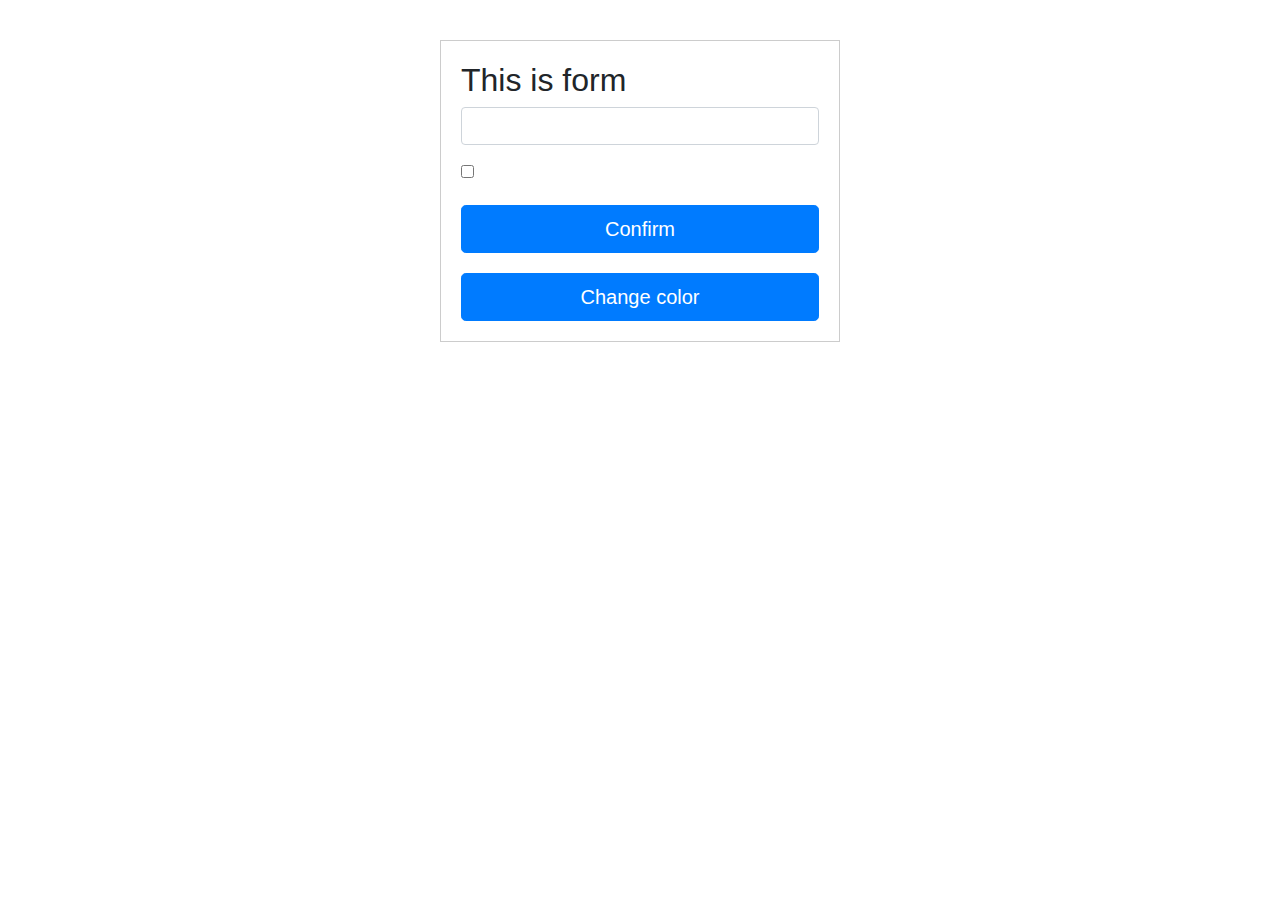
<file: localStorage/index.html>
<!DOCTYPE html>
<html lang="ru">
<head>
    <meta charset="utf-8">
    <meta http-equiv="X-UA-Compatible" content="IE=edge">
    <title>Заголовок</title>
    <link rel="stylesheet" href="https://stackpath.bootstrapcdn.com/bootstrap/4.4.1/css/bootstrap.min.css">
    <link rel="stylesheet" href="style.css">
</head>
<body>

    <div class="wrapper">
        <form class="form-signin">
            <h2 class="form-signin-heading">This is form</h2>
            <input type="text" class="form-control">
            <input id="checkbox" type="checkbox">
            <button class="btn btn-block btn-lg btn-primary">Confirm</button>
        </form>
        <button id="color" class="btn btn-block btn-lg btn-primary">Change color</button>
    </div>

    <script src="script.js"></script>
</body>
</html>
</file>
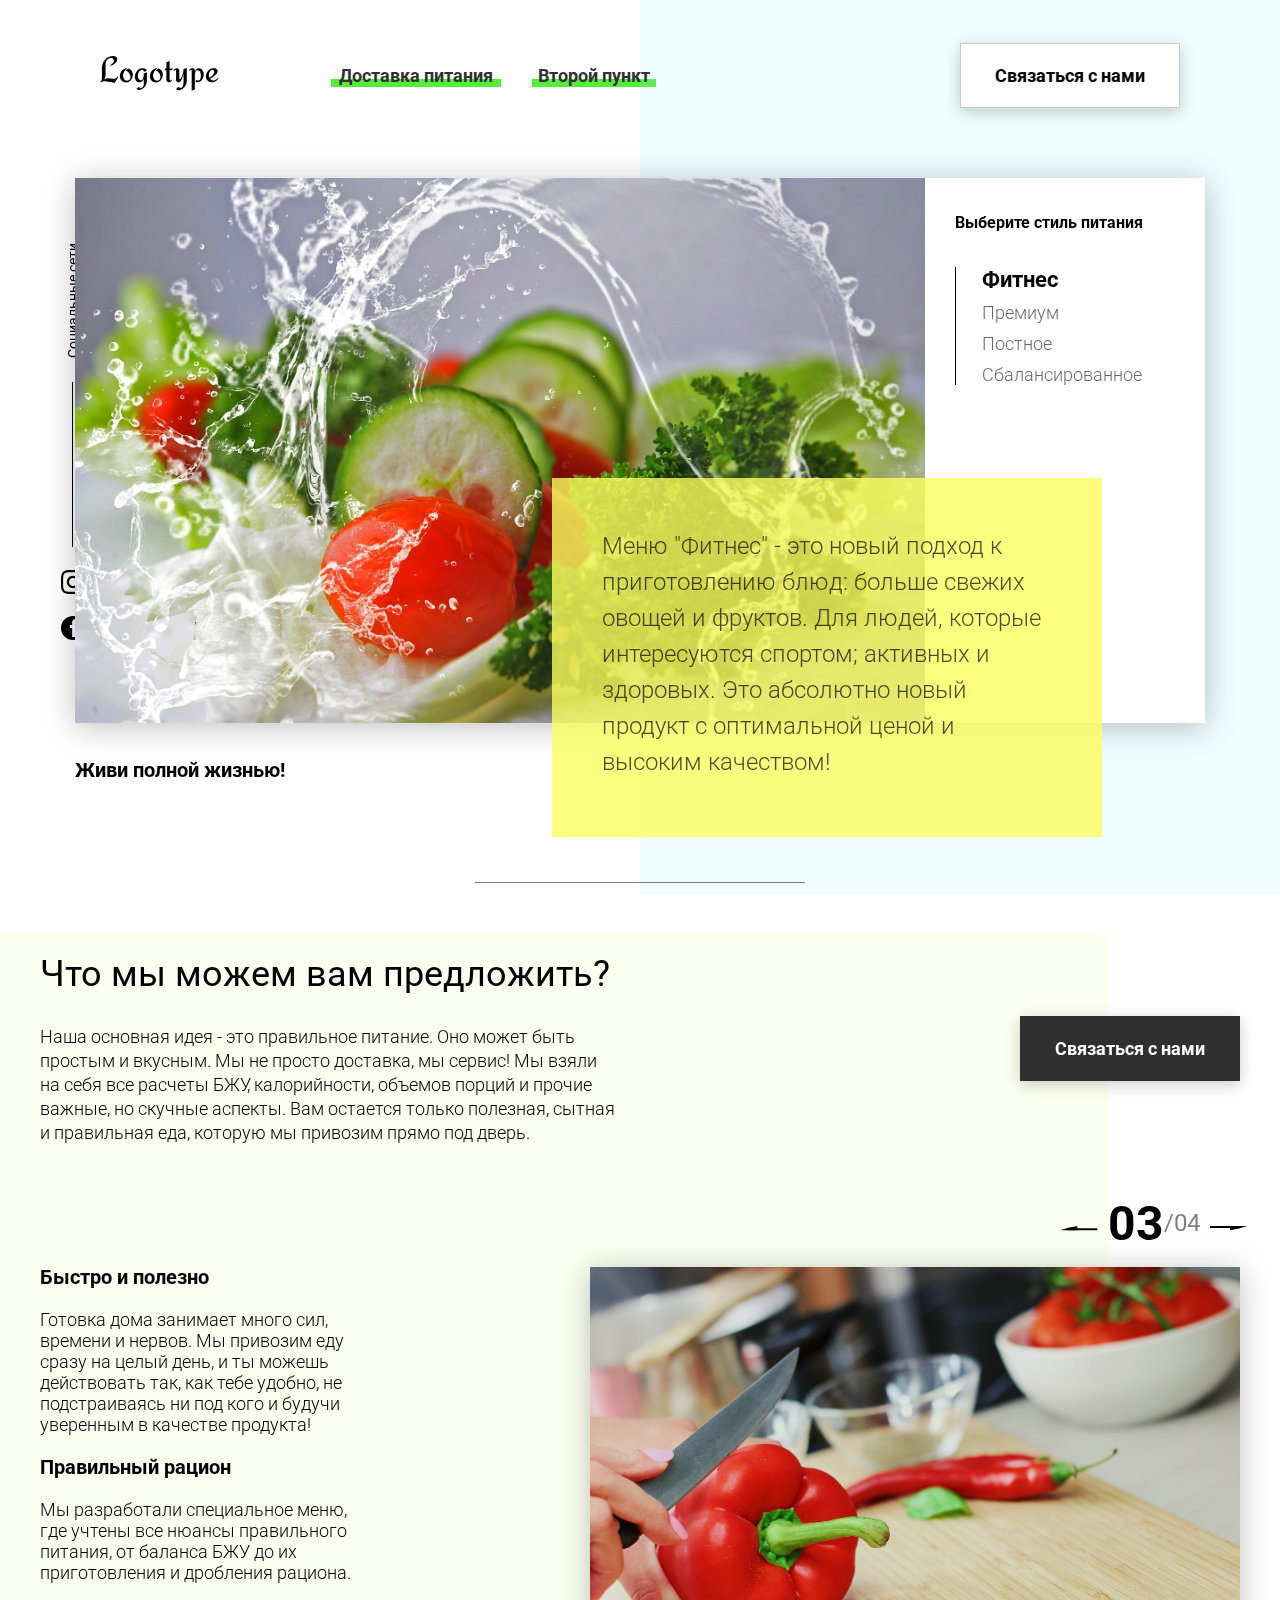
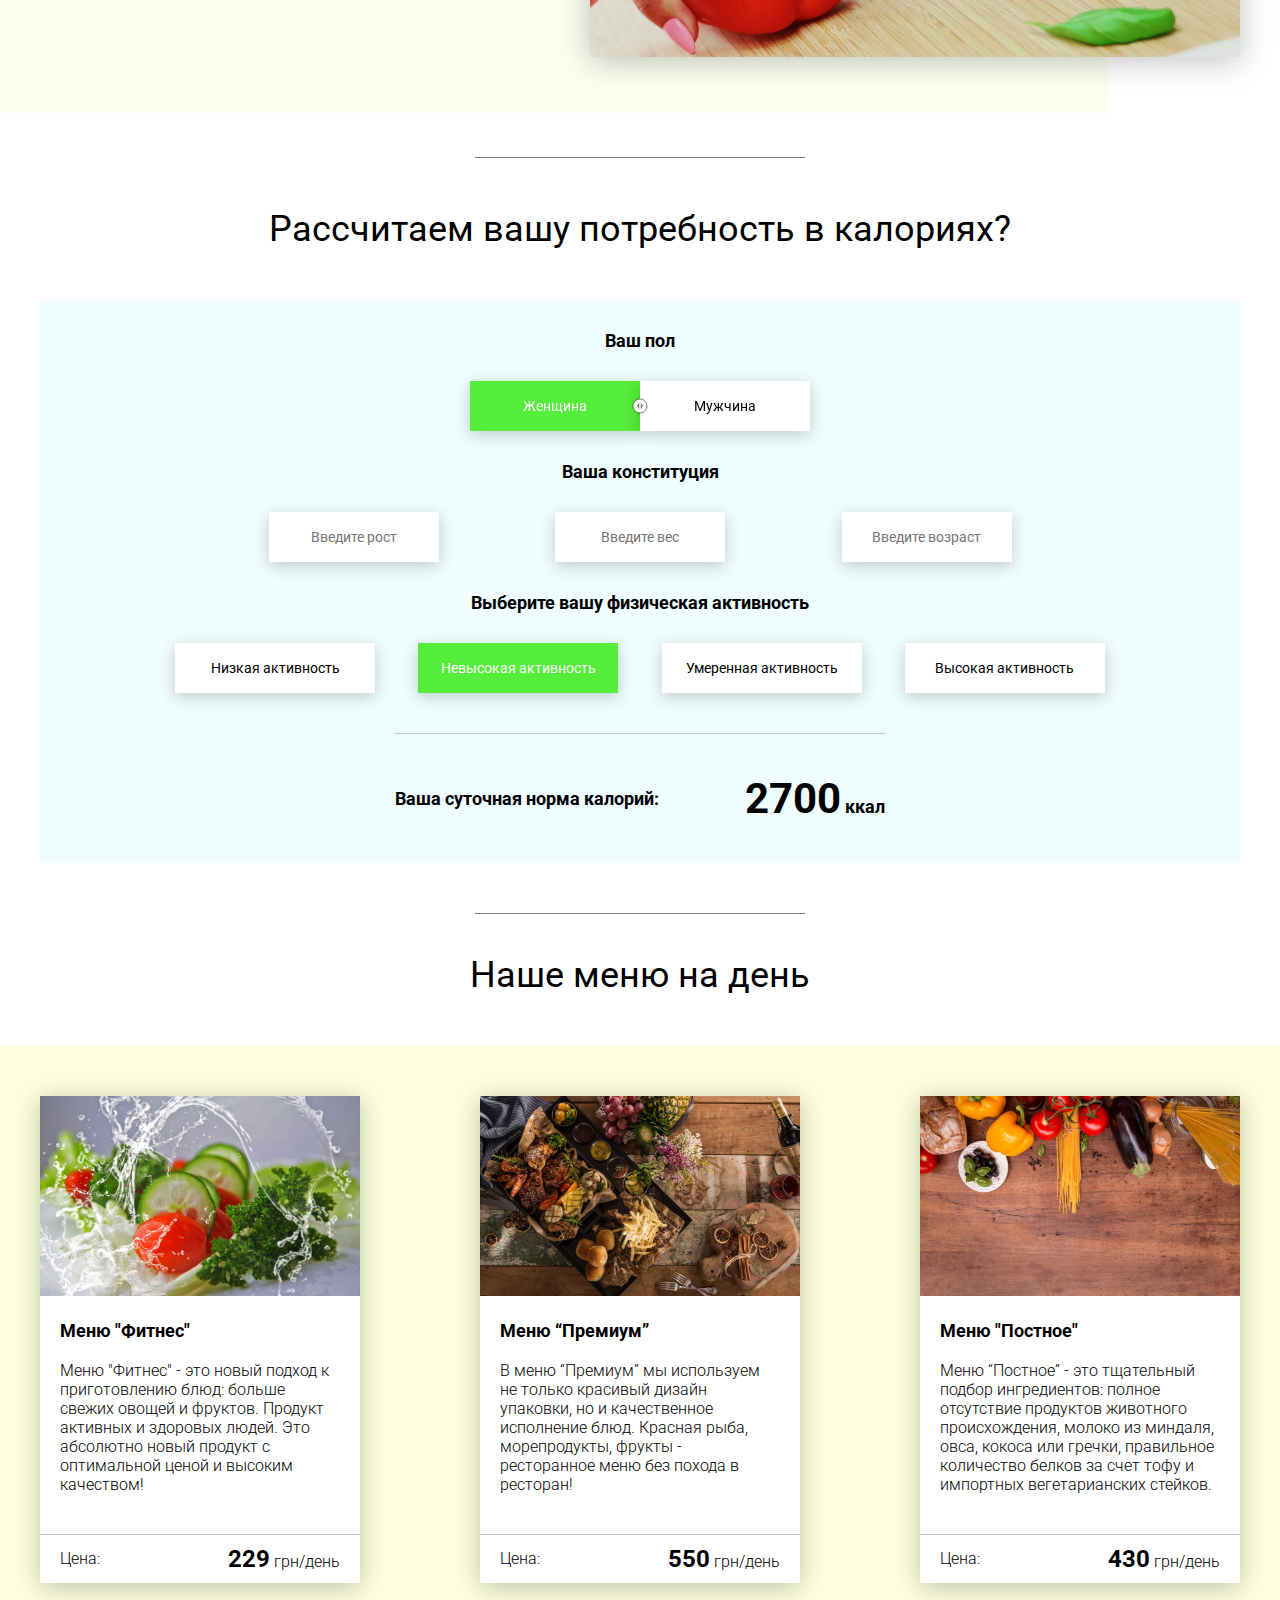
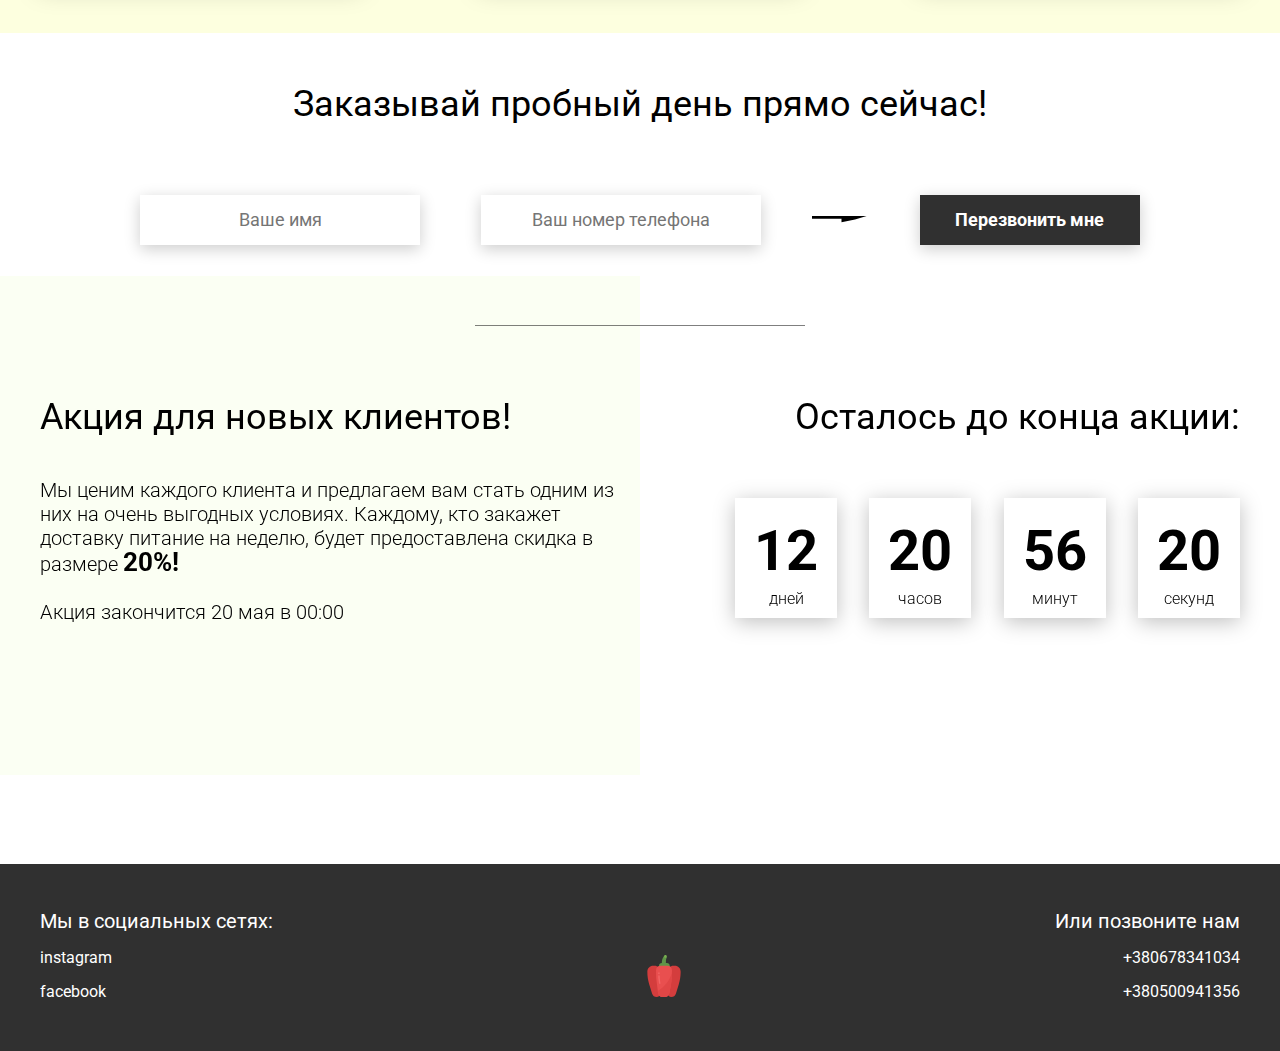
<file: practice_01_create tabs/index.html>
<!DOCTYPE html>
<html lang="en">
<head>
    <meta charset="UTF-8">
    <meta name="viewport" content="width=device-width, initial-scale=1.0">
    <title>Food</title>
    <link rel="stylesheet" href="css/style.css">
</head>
<body>
    <header class="header">
        <div class="header__left-block">
            <div class="header__logo">
                <img src="icons/logo.svg" alt="Логотип">
            </div>
            <nav class="header__links">
                <a href="#" class="header__link">Доставка питания</a>
                <a href="#" class="header__link">Второй пункт</a>
            </nav>
        </div>
        <div class="header__right-block">
            <button class="btn btn_white">Связаться с нами</button>
        </div>
    </header>
    <div class="sidepanel">
        <div class="sidepanel__text"><span>Социальные сети</span></div>
        <div class="sidepanel__divider"></div>
        <a href="#" class="sidepanel__icon">
            <img src="icons/instagram.svg" alt="instagram">
        </a>
        <a href="#" class="sidepanel__icon">
            <img src="icons/facebook.svg" alt="facebook">
        </a>
    </div>

    <div class="preview">
        <div class="bgc_blue"></div>
        <div class="container">
            <div class="tabcontainer">
                <div class="tabcontent">
                    <img src="img/tabs/vegy.jpg" alt="vegy">
                    <div class="tabcontent__descr">
                        Меню "Фитнес" - это новый подход к приготовлению блюд: больше свежих овощей и фруктов. Для людей, которые интересуются спортом; активных и здоровых. Это абсолютно новый продукт с оптимальной ценой и высоким качеством!
                    </div>
                </div>
                <div class="tabcontent">
                    <img src="img/tabs/elite.jpg" alt="elite">
                    <div class="tabcontent__descr">
                        Меню “Премиум” - мы используем не только красивый дизайн упаковки, но и качественное исполнение блюд. Красная рыба, морепродукты, фрукты - ресторанное меню без похода в ресторан!                                     
                    </div>
                </div>
                <div class="tabcontent">
                    <img src="img/tabs/post.jpg" alt="post">
                    <div class="tabcontent__descr">
                        Наше специальное “Постное меню” - это тщательный подбор ингредиентов: полное отсутствие продуктов животного происхождения. Полная гармония с собой и природой в каждом элементе! Все будет Ом!                                     
                    </div>
                </div>
                <div class="tabcontent">
                    <img src="img/tabs/vegy.jpg" alt="vegy">
                    <div class="tabcontent__descr">
                        Меню "Сбалансированное" - это соответствие вашего рациона всем научным рекомендациям. Мы тщательно просчитываем вашу потребность в к/б/ж/у и создаем лучшие блюда для вас.
                    </div>
                </div>
                <div class="tabheader">
                    <h3>Выберите стиль питания</h3>
                    <div class="tabheader__items">
                        <div class="tabheader__item tabheader__item_active">Фитнес</div>
                        <div class="tabheader__item">Премиум</div>
                        <div class="tabheader__item">Постное</div>
                        <div class="tabheader__item">Сбалансированное</div>
                    </div>
                </div>
            </div>
            <div class="preview__life">Живи полной жизнью!</div>
        </div>
    </div>

    <div class="divider"></div>

    <div class="offer">
        <div class="bgc_y"></div>
        <div class="container">
            <div class="offer__text">
                <h2 class="title">Что мы можем вам предложить?</h2>
                <div class="offer__descr">
                    Наша основная идея - это правильное питание. Оно может быть простым и вкусным. Мы не просто доставка, мы сервис! Мы взяли на себя все расчеты БЖУ, калорийности, объемов порций и прочие важные, но скучные аспекты. Вам остается только полезная, сытная и правильная еда, которую мы привозим прямо под дверь.
                </div>
            </div>
            <div class="offer__action">
                <button class="btn btn_dark">Связаться с нами</button>
            </div>
        </div>
        <div class="container">
            <div class="offer__advantages">
                <h2>Быстро и полезно</h2>
                <div class="offer__advantages-text">
                    Готовка дома занимает много сил, времени и нервов. Мы привозим еду сразу на целый день, и ты можешь действовать так, как тебе удобно, не подстраиваясь ни под кого и будучи уверенным в качестве продукта!
                </div>
                <h2>Правильный рацион</h2>
                <div class="offer__advantages-text">
                    Мы разработали специальное меню, где учтены все нюансы правильного питания, от баланса БЖУ до их приготовления и дробления рациона.
                </div>
            </div>
            <div class="offer__slider">
                <div class="offer__slider-counter">
                    <div class="offer__slider-prev">
                        <img src="icons/left.svg" alt="prev">
                    </div>
                    <span id="current">03</span>
                    /
                    <span id="total">04</span>
                    <div class="offer__slider-next">
                        <img src="icons/right.svg" alt="next">
                    </div>
                </div>
                <div class="offer__slider-wrapper">
                    <div class="offer__slide">
                        <img src="img/slider/pepper.jpg" alt="pepper">
                    </div>
                    <!-- <div class="offer__slide">
                        <img src="img/slider/food-12.jpg" alt="food">
                    </div>
                    <div class="offer__slide">
                        <img src="img/slider/olive-oil.jpg" alt="oil">
                    </div>
                    <div class="offer__slide">
                        <img src="img/slider/paprika.jpg" alt="paprika">
                    </div> -->
                </div>
            </div>
        </div>
    </div>

    <div class="divider"></div>

    <div class="calculating">
        <div class="container">
            <h2 class="title">Рассчитаем вашу потребность в калориях?
            </h2>
            <div class="calculating__field">
                <div class="calculating__subtitle">
                    Ваш пол
                </div>
                <div class="calculating__choose" id="gender">
                    <div class="calculating__choose-item calculating__choose-item_active">Женщина</div>
                    <div class="calculating__choose-item">Мужчина</div>
                </div>

                <div class="calculating__subtitle">
                    Ваша конституция
                </div>
                <div class="calculating__choose calculating__choose_medium">
                    <input type="text" id="height" placeholder="Введите рост" class="calculating__choose-item">
                    <input type="text" id="weight" placeholder="Введите вес"  class="calculating__choose-item">
                    <input type="text" id="age" placeholder="Введите возраст" class="calculating__choose-item">
                </div>

                <div class="calculating__subtitle">
                    Выберите вашу физическая активность
                </div>
                <div class="calculating__choose calculating__choose_big">
                    <div id="low" class="calculating__choose-item">Низкая активность </div>
                    <div id="small"  class="calculating__choose-item calculating__choose-item_active">Невысокая активность</div>
                    <div id="medium" class="calculating__choose-item">Умеренная активность</div>
                    <div id="high" class="calculating__choose-item">Высокая активность</div>
                </div>

                <div class="calculating__divider"></div>

                <div class="calculating__total">
                    <div class="calculating__subtitle">
                        Ваша суточная норма калорий:
                    </div>
                    <div class="calculating__result">
                        <span>2700</span> ккал
                    </div>
                </div>
            </div>
        </div>
    </div>

    <div class="divider"></div>

    <div class="menu">
        <h2 class="title">Наше меню на день</h2>

        <div class="menu__field">
            <div class="container">
                <div class="menu__item">
                    <img src="img/tabs/vegy.jpg" alt="vegy">
                    <h3 class="menu__item-subtitle">Меню "Фитнес"</h3>
                    <div class="menu__item-descr">Меню "Фитнес" - это новый подход к приготовлению блюд: больше свежих овощей и фруктов. Продукт активных и здоровых людей. Это абсолютно новый продукт с оптимальной ценой и высоким качеством!</div>
                    <div class="menu__item-divider"></div>
                    <div class="menu__item-price">
                        <div class="menu__item-cost">Цена:</div>
                        <div class="menu__item-total"><span>229</span> грн/день</div>
                    </div>
                </div>
                <div class="menu__item">
                    <img src="img/tabs/elite.jpg" alt="elite">
                    <h3 class="menu__item-subtitle">Меню “Премиум”</h3>
                    <div class="menu__item-descr">В меню “Премиум” мы используем не только красивый дизайн упаковки, но и качественное исполнение блюд. Красная рыба, морепродукты, фрукты - ресторанное меню без похода в ресторан!</div>
                    <div class="menu__item-divider"></div>
                    <div class="menu__item-price">
                        <div class="menu__item-cost">Цена:</div>
                        <div class="menu__item-total"><span>550</span> грн/день</div>
                    </div>
                </div>
                <div class="menu__item">
                    <img src="img/tabs/post.jpg" alt="post">
                    <h3 class="menu__item-subtitle">Меню "Постное"</h3>
                    <div class="menu__item-descr">Меню “Постное” - это тщательный подбор ингредиентов: полное отсутствие продуктов животного происхождения, молоко из миндаля, овса, кокоса или гречки, правильное количество белков за счет тофу и импортных вегетарианских стейков. </div>
                    <div class="menu__item-divider"></div>
                    <div class="menu__item-price">
                        <div class="menu__item-cost">Цена:</div>
                        <div class="menu__item-total"><span>430</span> грн/день</div>
                    </div>
                </div>
            </div>
        </div>
    </div>

    <div class="order">
        <div class="container">
            <div class="title">Заказывай пробный день прямо сейчас!</div>
            <form action="#" class="order__form">
                <input required placeholder="Ваше имя" name="name" type="text" class="order__input">
                <input required placeholder="Ваш номер телефона" name="phone" type="phone" class="order__input">
                <img src="icons/right.svg" alt="right">
                <button class="btn btn_dark btn_min">Перезвонить мне</button>
            </form>
        </div>
    </div>

    <div class="divider"></div>

    <div class="promotion">
        <div class="bgc_y"></div>
        <div class="container">
            <div class="promotion__text">
                <div class="title">Акция для новых клиентов!</div>
                <div class="promotion__descr">
                    Мы ценим каждого клиента и предлагаем вам стать одним из них на очень выгодных условиях. 
                    Каждому, кто закажет доставку питание на неделю, будет предоставлена скидка в размере <span>20%!</span>
                    <br><br>
                    Акция закончится 20 мая в 00:00
                </div>
            </div>
            <div class="promotion__timer">
                <div class="title">Осталось до конца акции:</div>
                <div class="timer">
                    <div class="timer__block">
                        <span id="days">12</span>
                        дней
                    </div>
                    <div class="timer__block">
                        <span id="hours">20</span>
                        часов
                    </div>
                    <div class="timer__block">
                        <span id="minutes">56</span>
                        минут
                    </div>
                    <div class="timer__block">
                        <span id="seconds">20</span>
                        секунд
                    </div>
                </div>
            </div>
        </div>
    </div>

    <footer class="footer">
        <div class="container">
            <div class="social">
                <div class="subtitle">Мы в социальных сетях:</div>
                <a href="#" class="link">instagram</a>
                <a href="#" class="link">facebook</a>
            </div>
            <div class="pepper">
                <img src="icons/veg.svg" alt="pepper">
            </div>
            <div class="call">
                <div class="subtitle">Или позвоните нам</div>
                <a href="#" class="link">+380678341034</a>
                <a href="#" class="link">+380500941356</a>
            </div>
        </div>
    </footer>

    <div class="modal">
        <div class="modal__dialog">
            <div class="modal__content">
                <form action="#">
                    <div class="modal__close">&times;</div>
                    <div class="modal__title">Мы свяжемся с вами как можно быстрее!</div>
                    <input required placeholder="Ваше имя" name="name" type="text" class="modal__input">
                    <input required placeholder="Ваш номер телефона" name="phone" type="phone" class="modal__input">
                    <button class="btn btn_dark btn_min">Перезвонить мне</button>
                </form>
            </div>
        </div>
    </div>

    <script src="js/main.js"></script>
</body>
</html>
</file>
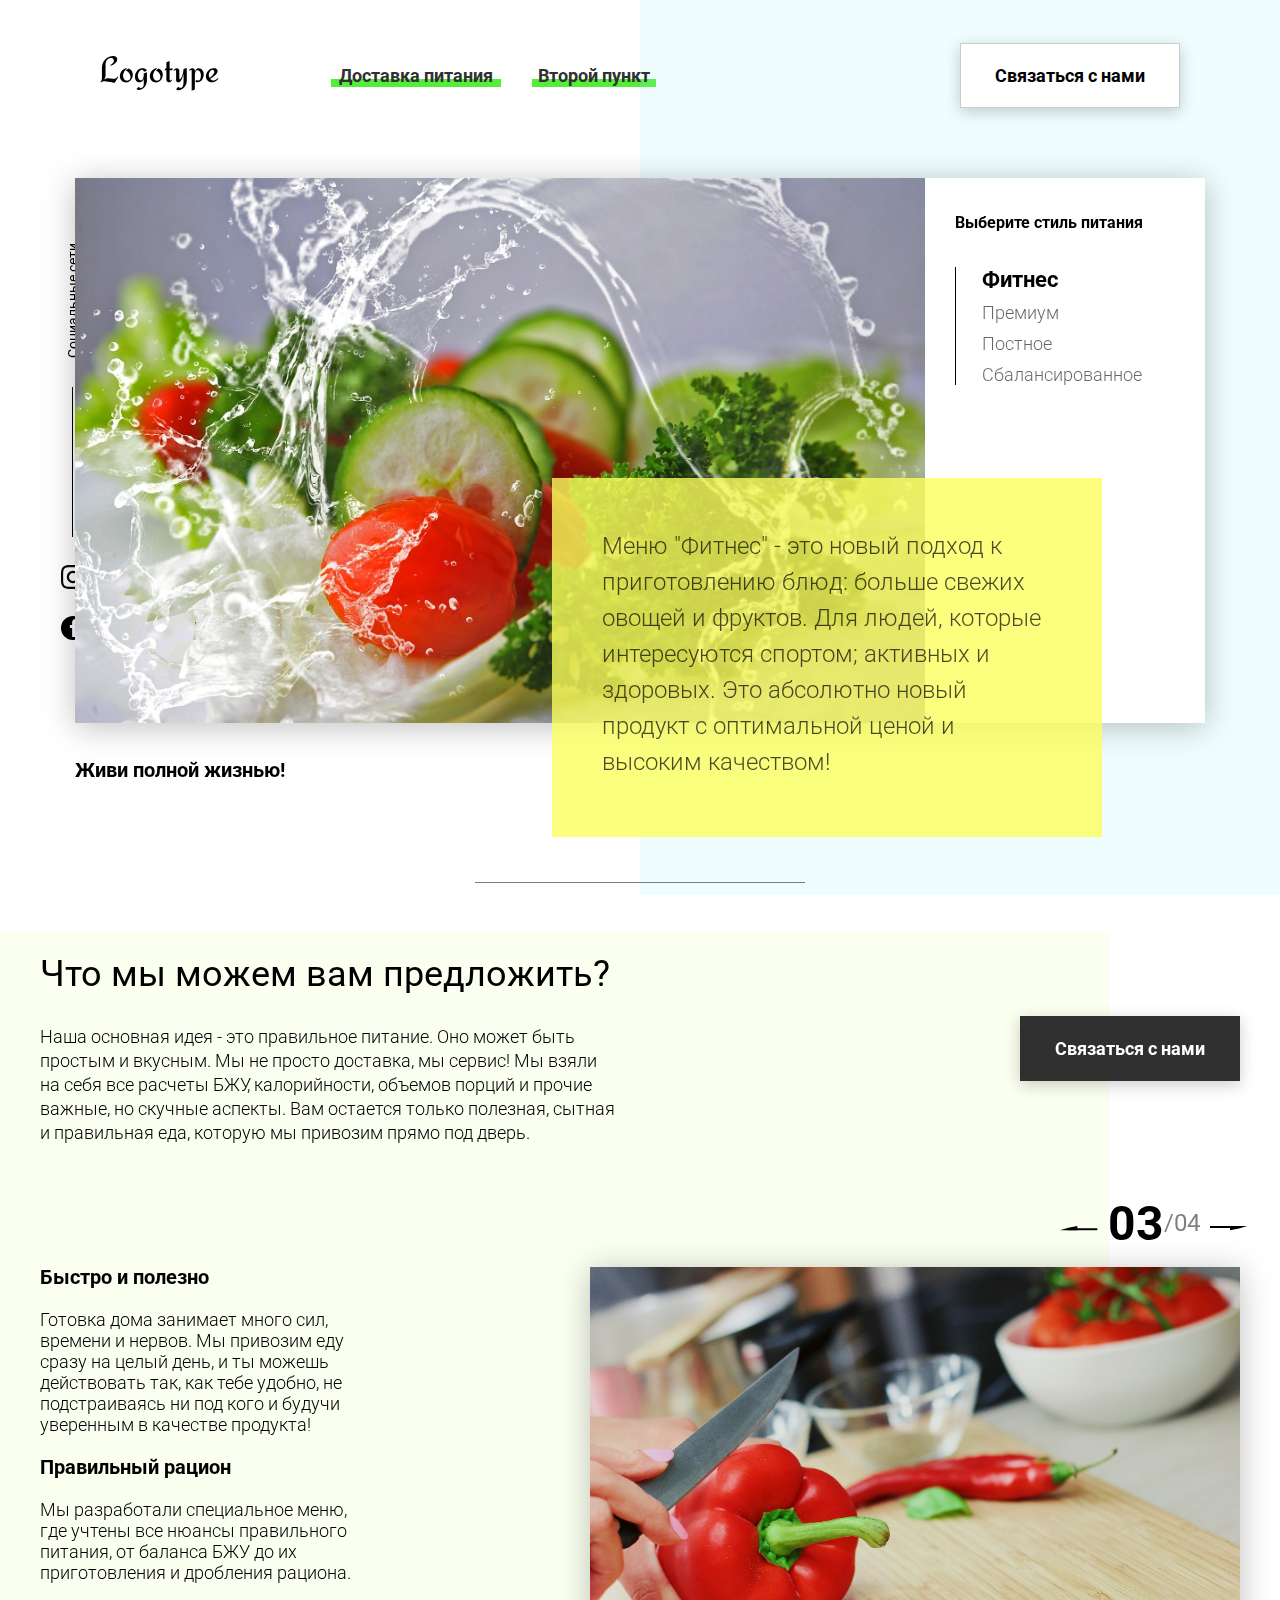
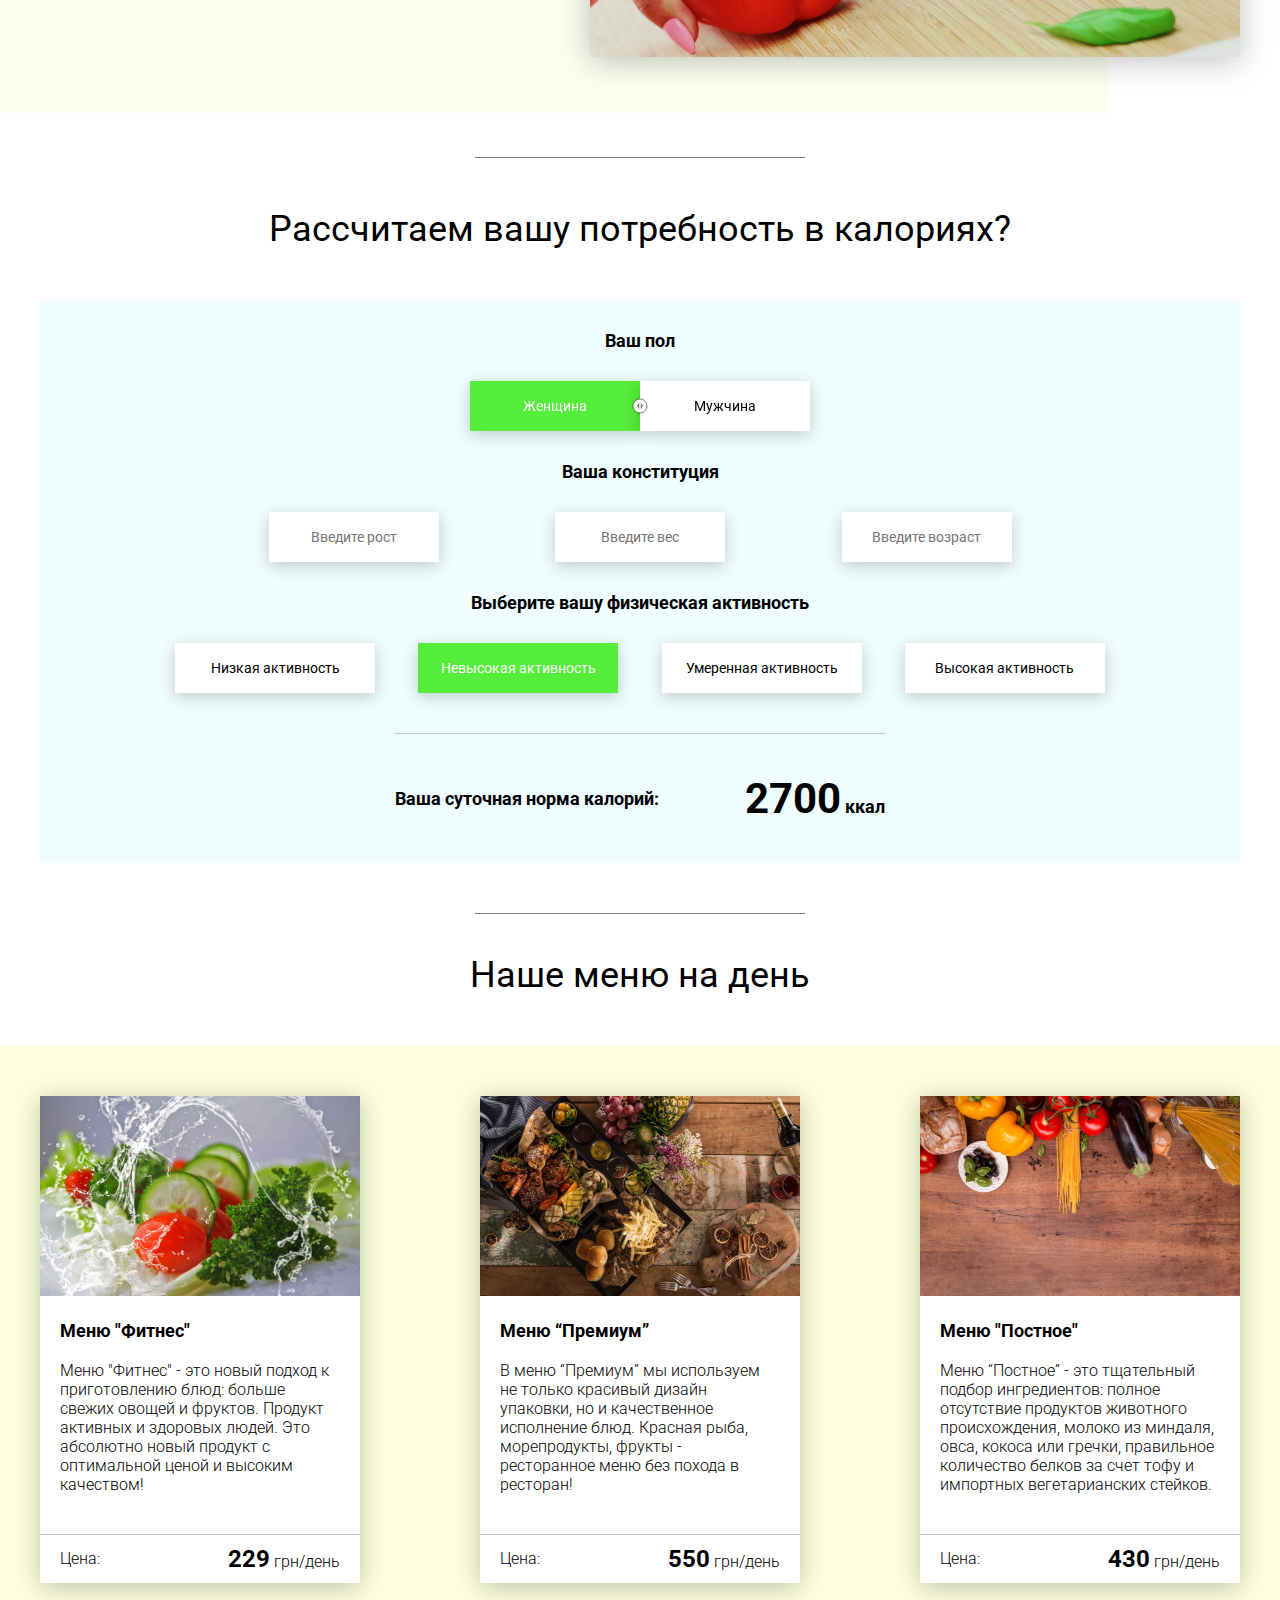
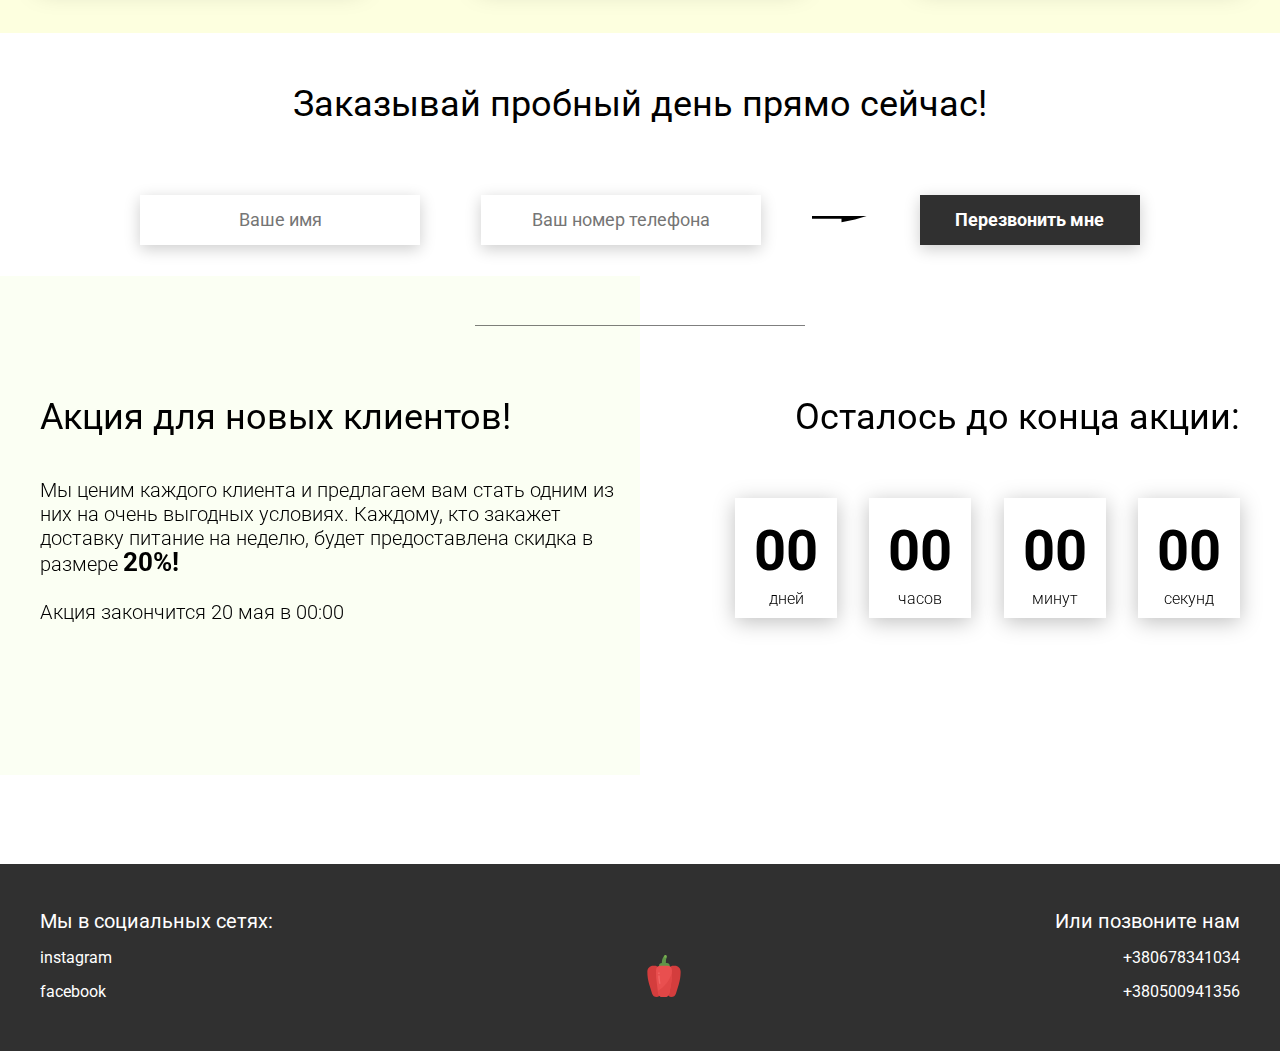
<file: practice_02_add timer script/index.html>
<!DOCTYPE html>
<html lang="en">
<head>
    <meta charset="UTF-8">
    <meta name="viewport" content="width=device-width, initial-scale=1.0">
    <title>Food</title>
    <link rel="stylesheet" href="css/style.min.css">
</head>
<body>
    <header class="header">
        <div class="header__left-block">
            <div class="header__logo">
                <img src="icons/logo.svg" alt="Логотип">
            </div>
            <nav class="header__links">
                <a href="#" class="header__link">Доставка питания</a>
                <a href="#" class="header__link">Второй пункт</a>
            </nav>
        </div>
        <div class="header__right-block">
            <button class="btn btn_white">Связаться с нами</button>
        </div>
    </header>
    <div class="sidepanel">
        <div class="sidepanel__text"><span>Социальные сети</span></div>
        <div class="sidepanel__divider"></div>
        <a href="#" class="sidepanel__icon">
            <img src="icons/instagram.svg" alt="instagram">
        </a>
        <a href="#" class="sidepanel__icon">
            <img src="icons/facebook.svg" alt="facebook">
        </a>
    </div>

    <div class="preview">
        <div class="bgc_blue"></div>
        <div class="container">
            <div class="tabcontainer">
                <div class="tabcontent">
                    <img src="img/tabs/vegy.jpg" alt="vegy">
                    <div class="tabcontent__descr">
                        Меню "Фитнес" - это новый подход к приготовлению блюд: больше свежих овощей и фруктов. Для людей, которые интересуются спортом; активных и здоровых. Это абсолютно новый продукт с оптимальной ценой и высоким качеством!
                    </div>
                </div>
                <div class="tabcontent">
                    <img src="img/tabs/elite.jpg" alt="elite">
                    <div class="tabcontent__descr">
                        Меню “Премиум” - мы используем не только красивый дизайн упаковки, но и качественное исполнение блюд. Красная рыба, морепродукты, фрукты - ресторанное меню без похода в ресторан!                                     
                    </div>
                </div>
                <div class="tabcontent">
                    <img src="img/tabs/post.jpg" alt="post">
                    <div class="tabcontent__descr">
                        Наше специальное “Постное меню” - это тщательный подбор ингредиентов: полное отсутствие продуктов животного происхождения. Полная гармония с собой и природой в каждом элементе! Все будет Ом!                                     
                    </div>
                </div>
                <div class="tabcontent">
                    <img src="img/tabs/vegy.jpg" alt="vegy">
                    <div class="tabcontent__descr">
                        Меню "Сбалансированное" - это соответствие вашего рациона всем научным рекомендациям. Мы тщательно просчитываем вашу потребность в к/б/ж/у и создаем лучшие блюда для вас.
                    </div>
                </div>
                <div class="tabheader">
                    <h3>Выберите стиль питания</h3>
                    <div class="tabheader__items">
                        <div class="tabheader__item tabheader__item_active">Фитнес</div>
                        <div class="tabheader__item">Премиум</div>
                        <div class="tabheader__item">Постное</div>
                        <div class="tabheader__item">Сбалансированное</div>
                    </div>
                </div>
            </div>
            <div class="preview__life">Живи полной жизнью!</div>
        </div>
    </div>

    <div class="divider"></div>

    <div class="offer">
        <div class="bgc_y"></div>
        <div class="container">
            <div class="offer__text">
                <h2 class="title">Что мы можем вам предложить?</h2>
                <div class="offer__descr">
                    Наша основная идея - это правильное питание. Оно может быть простым и вкусным. Мы не просто доставка, мы сервис! Мы взяли на себя все расчеты БЖУ, калорийности, объемов порций и прочие важные, но скучные аспекты. Вам остается только полезная, сытная и правильная еда, которую мы привозим прямо под дверь.
                </div>
            </div>
            <div class="offer__action">
                <button class="btn btn_dark">Связаться с нами</button>
            </div>
        </div>
        <div class="container">
            <div class="offer__advantages">
                <h2>Быстро и полезно</h2>
                <div class="offer__advantages-text">
                    Готовка дома занимает много сил, времени и нервов. Мы привозим еду сразу на целый день, и ты можешь действовать так, как тебе удобно, не подстраиваясь ни под кого и будучи уверенным в качестве продукта!
                </div>
                <h2>Правильный рацион</h2>
                <div class="offer__advantages-text">
                    Мы разработали специальное меню, где учтены все нюансы правильного питания, от баланса БЖУ до их приготовления и дробления рациона.
                </div>
            </div>
            <div class="offer__slider">
                <div class="offer__slider-counter">
                    <div class="offer__slider-prev">
                        <img src="icons/left.svg" alt="prev">
                    </div>
                    <span id="current">03</span>
                    /
                    <span id="total">04</span>
                    <div class="offer__slider-next">
                        <img src="icons/right.svg" alt="next">
                    </div>
                </div>
                <div class="offer__slider-wrapper">
                    <div class="offer__slide">
                        <img src="img/slider/pepper.jpg" alt="pepper">
                    </div>
                    <!-- <div class="offer__slide">
                        <img src="img/slider/food-12.jpg" alt="food">
                    </div>
                    <div class="offer__slide">
                        <img src="img/slider/olive-oil.jpg" alt="oil">
                    </div>
                    <div class="offer__slide">
                        <img src="img/slider/paprika.jpg" alt="paprika">
                    </div> -->
                </div>
            </div>
        </div>
    </div>

    <div class="divider"></div>

    <div class="calculating">
        <div class="container">
            <h2 class="title">Рассчитаем вашу потребность в калориях?
            </h2>
            <div class="calculating__field">
                <div class="calculating__subtitle">
                    Ваш пол
                </div>
                <div class="calculating__choose" id="gender">
                    <div class="calculating__choose-item calculating__choose-item_active">Женщина</div>
                    <div class="calculating__choose-item">Мужчина</div>
                </div>

                <div class="calculating__subtitle">
                    Ваша конституция
                </div>
                <div class="calculating__choose calculating__choose_medium">
                    <input type="text" id="height" placeholder="Введите рост" class="calculating__choose-item">
                    <input type="text" id="weight" placeholder="Введите вес"  class="calculating__choose-item">
                    <input type="text" id="age" placeholder="Введите возраст" class="calculating__choose-item">
                </div>

                <div class="calculating__subtitle">
                    Выберите вашу физическая активность
                </div>
                <div class="calculating__choose calculating__choose_big">
                    <div id="low" class="calculating__choose-item">Низкая активность </div>
                    <div id="small"  class="calculating__choose-item calculating__choose-item_active">Невысокая активность</div>
                    <div id="medium" class="calculating__choose-item">Умеренная активность</div>
                    <div id="high" class="calculating__choose-item">Высокая активность</div>
                </div>

                <div class="calculating__divider"></div>

                <div class="calculating__total">
                    <div class="calculating__subtitle">
                        Ваша суточная норма калорий:
                    </div>
                    <div class="calculating__result">
                        <span>2700</span> ккал
                    </div>
                </div>
            </div>
        </div>
    </div>

    <div class="divider"></div>

    <div class="menu">
        <h2 class="title">Наше меню на день</h2>

        <div class="menu__field">
            <div class="container">
                <div class="menu__item">
                    <img src="img/tabs/vegy.jpg" alt="vegy">
                    <h3 class="menu__item-subtitle">Меню "Фитнес"</h3>
                    <div class="menu__item-descr">Меню "Фитнес" - это новый подход к приготовлению блюд: больше свежих овощей и фруктов. Продукт активных и здоровых людей. Это абсолютно новый продукт с оптимальной ценой и высоким качеством!</div>
                    <div class="menu__item-divider"></div>
                    <div class="menu__item-price">
                        <div class="menu__item-cost">Цена:</div>
                        <div class="menu__item-total"><span>229</span> грн/день</div>
                    </div>
                </div>
                <div class="menu__item">
                    <img src="img/tabs/elite.jpg" alt="elite">
                    <h3 class="menu__item-subtitle">Меню “Премиум”</h3>
                    <div class="menu__item-descr">В меню “Премиум” мы используем не только красивый дизайн упаковки, но и качественное исполнение блюд. Красная рыба, морепродукты, фрукты - ресторанное меню без похода в ресторан!</div>
                    <div class="menu__item-divider"></div>
                    <div class="menu__item-price">
                        <div class="menu__item-cost">Цена:</div>
                        <div class="menu__item-total"><span>550</span> грн/день</div>
                    </div>
                </div>
                <div class="menu__item">
                    <img src="img/tabs/post.jpg" alt="post">
                    <h3 class="menu__item-subtitle">Меню "Постное"</h3>
                    <div class="menu__item-descr">Меню “Постное” - это тщательный подбор ингредиентов: полное отсутствие продуктов животного происхождения, молоко из миндаля, овса, кокоса или гречки, правильное количество белков за счет тофу и импортных вегетарианских стейков. </div>
                    <div class="menu__item-divider"></div>
                    <div class="menu__item-price">
                        <div class="menu__item-cost">Цена:</div>
                        <div class="menu__item-total"><span>430</span> грн/день</div>
                    </div>
                </div>
            </div>
        </div>
    </div>

    <div class="order">
        <div class="container">
            <div class="title">Заказывай пробный день прямо сейчас!</div>
            <form action="#" class="order__form">
                <input required placeholder="Ваше имя" name="name" type="text" class="order__input">
                <input required placeholder="Ваш номер телефона" name="phone" type="phone" class="order__input">
                <img src="icons/right.svg" alt="right">
                <button class="btn btn_dark btn_min">Перезвонить мне</button>
            </form>
        </div>
    </div>

    <div class="divider"></div>

    <div class="promotion">
        <div class="bgc_y"></div>
        <div class="container">
            <div class="promotion__text">
                <div class="title">Акция для новых клиентов!</div>
                <div class="promotion__descr">
                    Мы ценим каждого клиента и предлагаем вам стать одним из них на очень выгодных условиях. 
                    Каждому, кто закажет доставку питание на неделю, будет предоставлена скидка в размере <span>20%!</span>
                    <br><br>
                    Акция закончится 20 мая в 00:00
                </div>
            </div>
            <div class="promotion__timer">
                <div class="title">Осталось до конца акции:</div>
                <div class="timer">
                    <div class="timer__block">
                        <span id="days">12</span>
                        дней
                    </div>
                    <div class="timer__block">
                        <span id="hours">20</span>
                        часов
                    </div>
                    <div class="timer__block">
                        <span id="minutes">56</span>
                        минут
                    </div>
                    <div class="timer__block">
                        <span id="seconds">20</span>
                        секунд
                    </div>
                </div>
            </div>
        </div>
    </div>

    <footer class="footer">
        <div class="container">
            <div class="social">
                <div class="subtitle">Мы в социальных сетях:</div>
                <a href="#" class="link">instagram</a>
                <a href="#" class="link">facebook</a>
            </div>
            <div class="pepper">
                <img src="icons/veg.svg" alt="pepper">
            </div>
            <div class="call">
                <div class="subtitle">Или позвоните нам</div>
                <a href="#" class="link">+380678341034</a>
                <a href="#" class="link">+380500941356</a>
            </div>
        </div>
    </footer>

    <div class="modal">
        <div class="modal__dialog">
            <div class="modal__content">
                <form action="#">
                    <div class="modal__close">&times;</div>
                    <div class="modal__title">Мы свяжемся с вами как можно быстрее!</div>
                    <input required placeholder="Ваше имя" name="name" type="text" class="modal__input">
                    <input required placeholder="Ваш номер телефона" name="phone" type="phone" class="modal__input">
                    <button class="btn btn_dark btn_min">Перезвонить мне</button>
                </form>
            </div>
        </div>
    </div>

    <script src="js/main.js"></script>
</body>
</html>
</file>
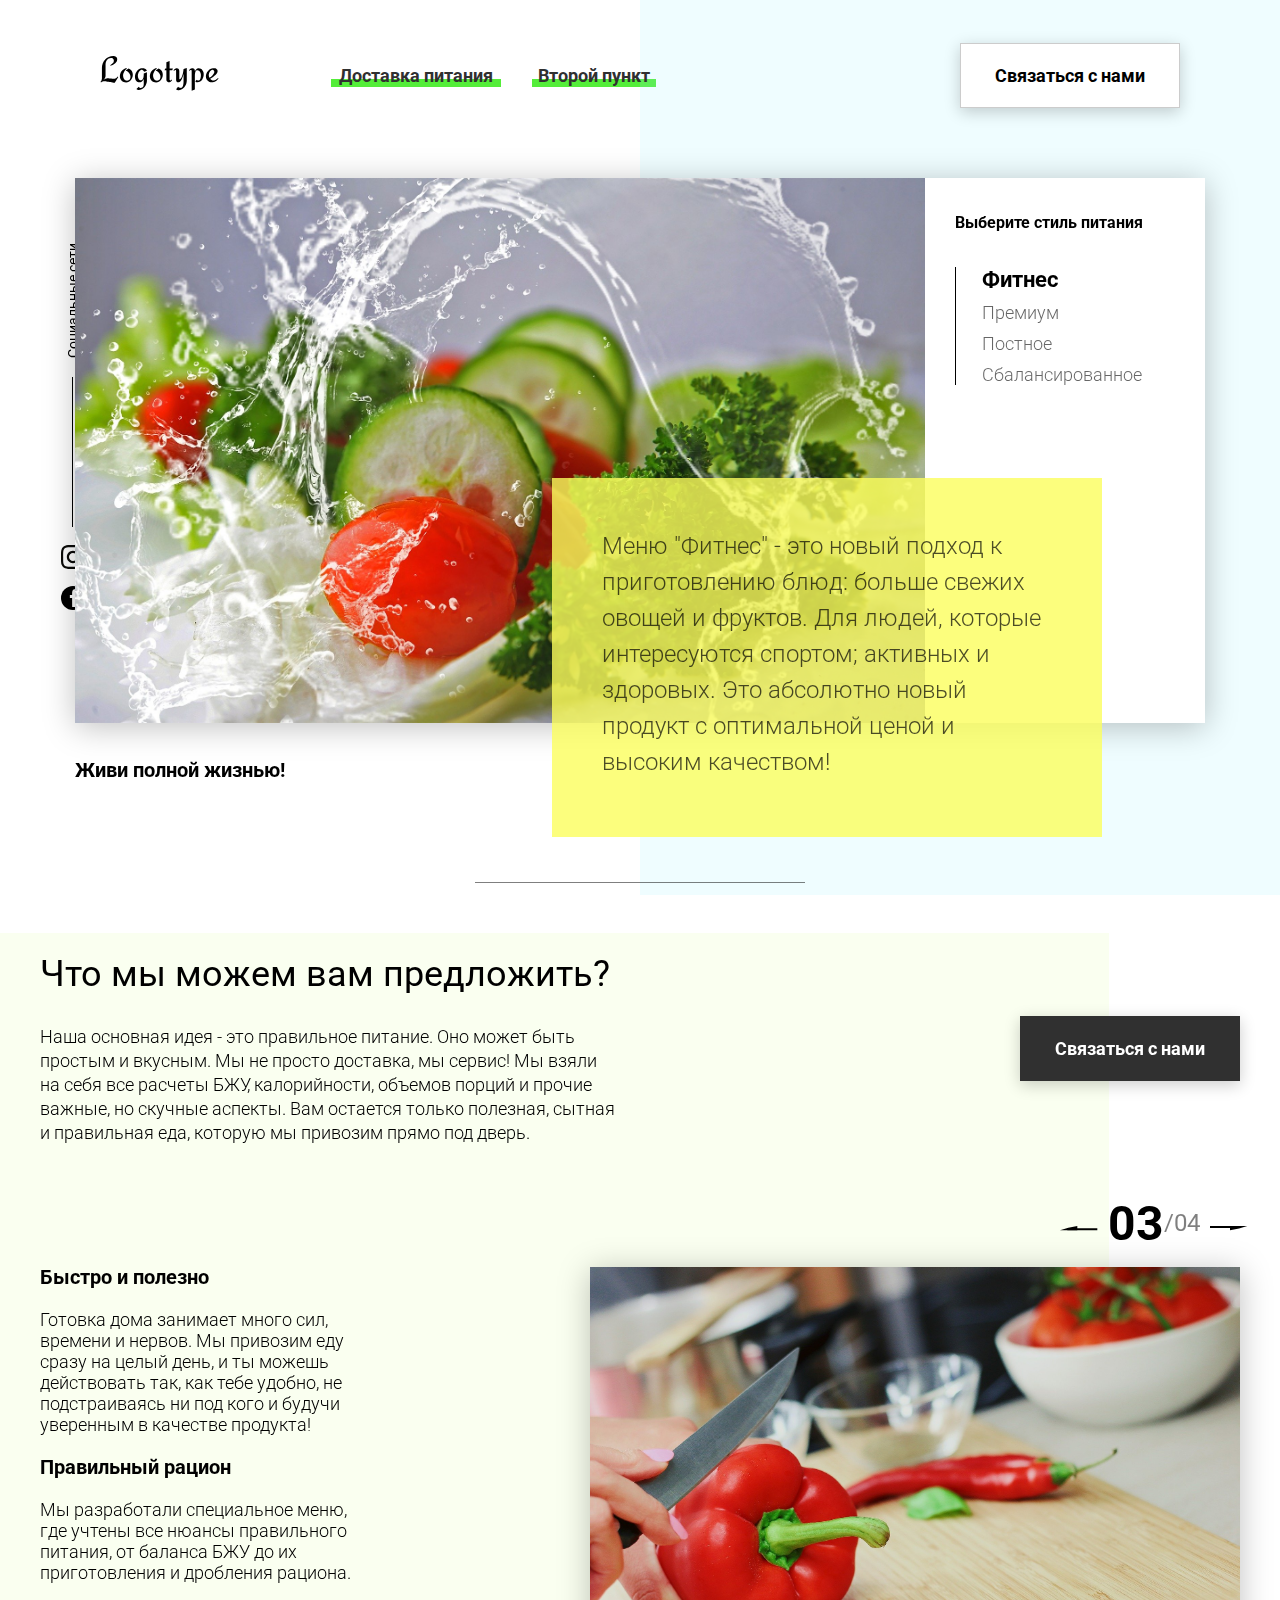
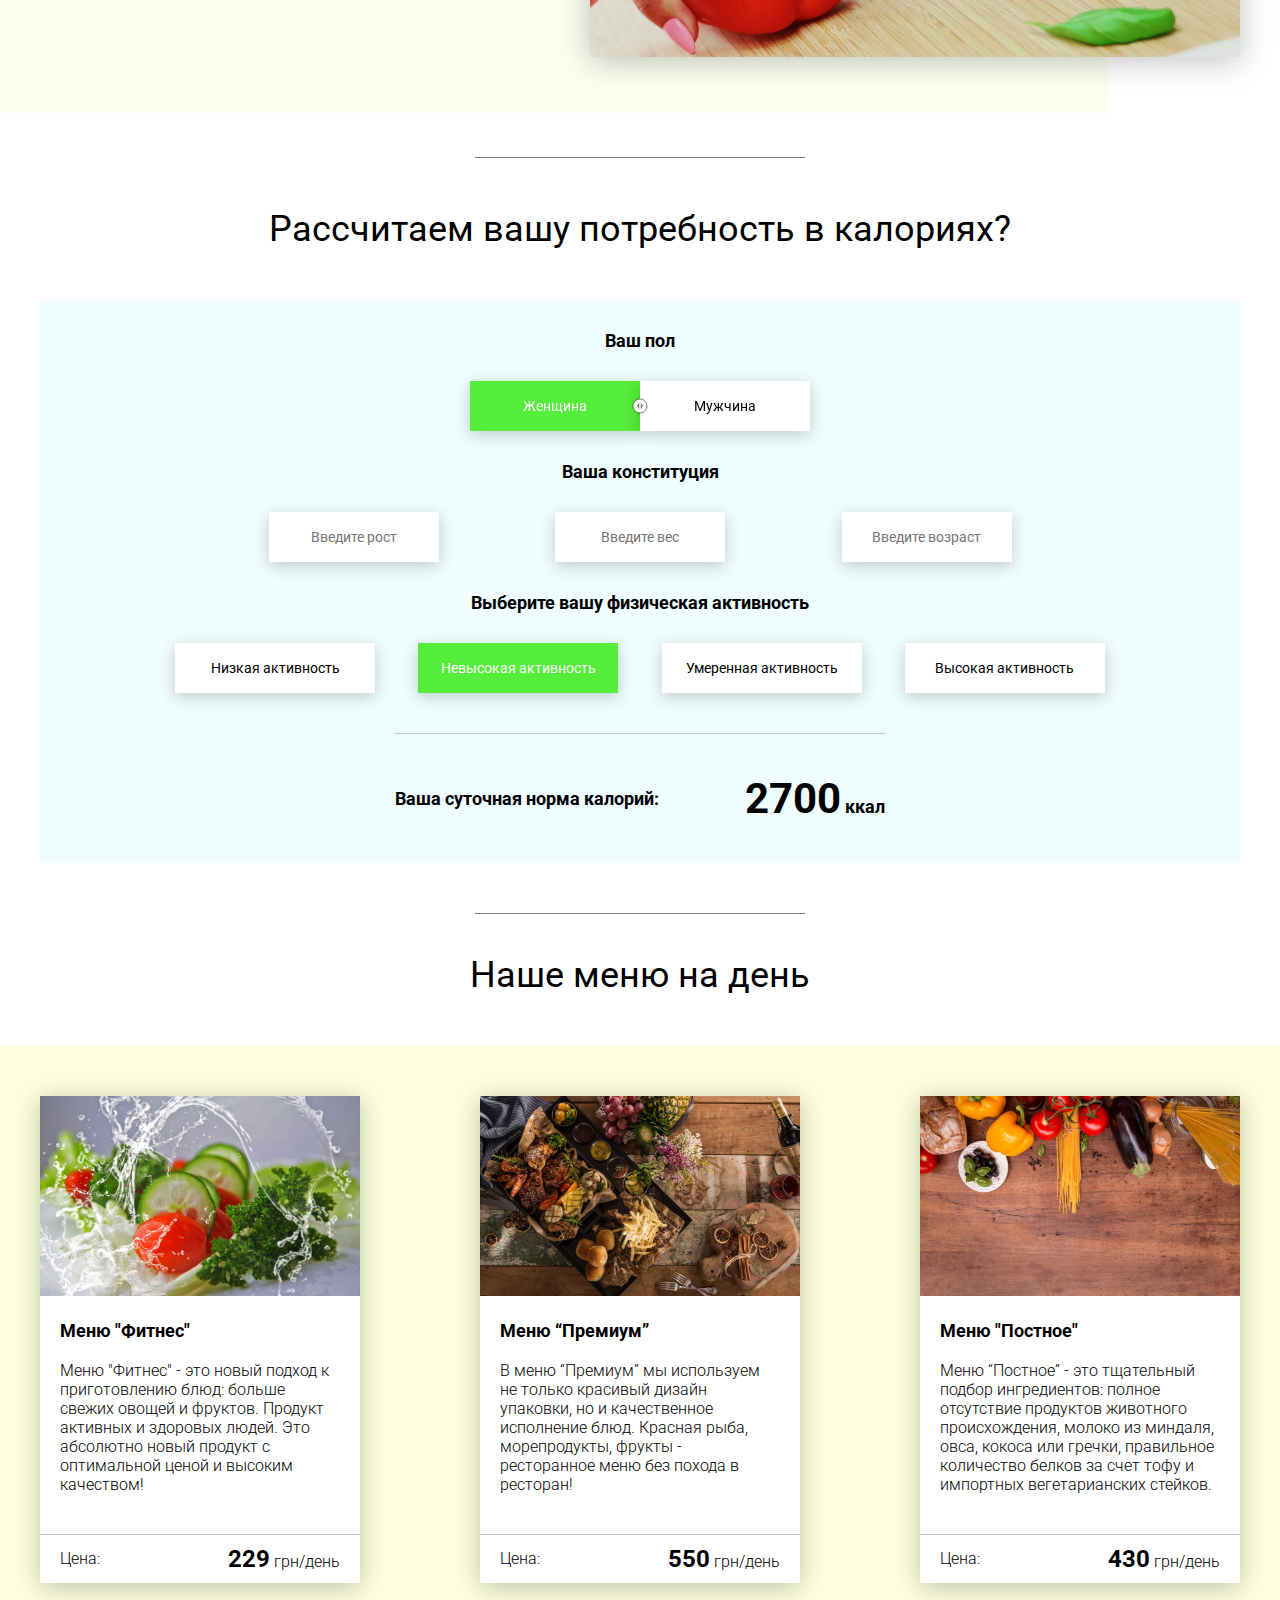
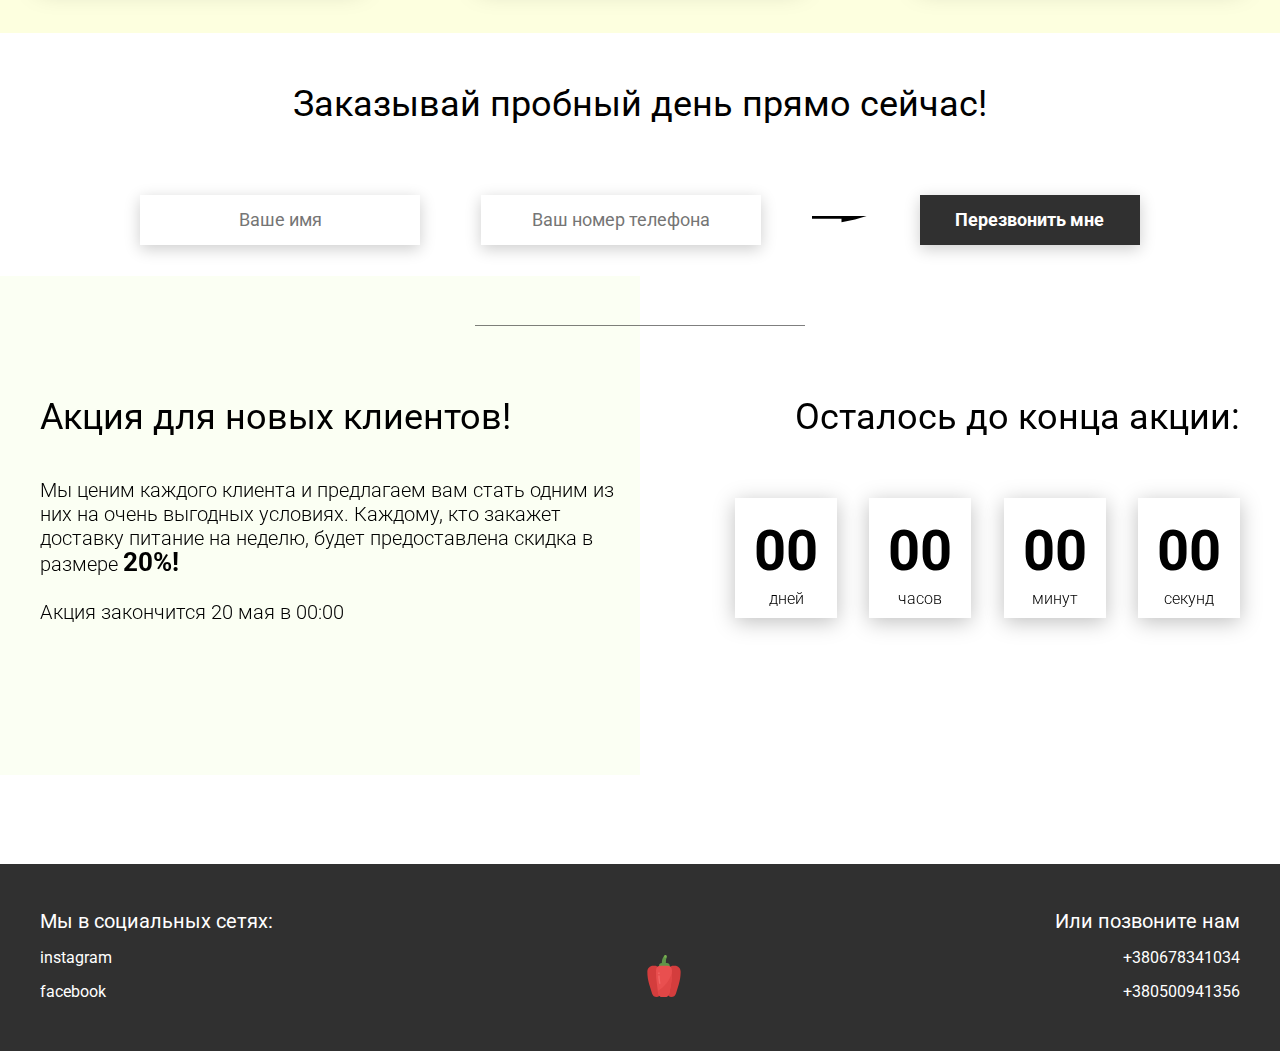
<file: practice_03_add modal window/index.html>
<!DOCTYPE html>
<html lang="en">
<head>
    <meta charset="UTF-8">
    <meta name="viewport" content="width=device-width, initial-scale=1.0">
    <title>Food</title>
    <link rel="stylesheet" href="css/style.min.css">
</head>
<body>
    <header class="header">
        <div class="header__left-block">
            <div class="header__logo">
                <img src="icons/logo.svg" alt="Логотип">
            </div>
            <nav class="header__links">
                <a href="#" class="header__link">Доставка питания</a>
                <a href="#" class="header__link">Второй пункт</a>
            </nav>
        </div>
        <div class="header__right-block">
            <button data-modal class="btn btn_white .js-open-modal">Связаться с нами</button>
        </div>
    </header>
    <div class="sidepanel">
        <div class="sidepanel__text"><span>Социальные сети</span></div>
        <div class="sidepanel__divider"></div>
        <a href="#" class="sidepanel__icon">
            <img src="icons/instagram.svg" alt="instagram">
        </a>
        <a href="#" class="sidepanel__icon">
            <img src="icons/facebook.svg" alt="facebook">
        </a>
    </div>

    <div class="preview">
        <div class="bgc_blue"></div>
        <div class="container">
            <div class="tabcontainer">
                <div class="tabcontent">
                    <img src="img/tabs/vegy.jpg" alt="vegy">
                    <div class="tabcontent__descr">
                        Меню "Фитнес" - это новый подход к приготовлению блюд: больше свежих овощей и фруктов. Для людей, которые интересуются спортом; активных и здоровых. Это абсолютно новый продукт с оптимальной ценой и высоким качеством!
                    </div>
                </div>
                <div class="tabcontent">
                    <img src="img/tabs/elite.jpg" alt="elite">
                    <div class="tabcontent__descr">
                        Меню “Премиум” - мы используем не только красивый дизайн упаковки, но и качественное исполнение блюд. Красная рыба, морепродукты, фрукты - ресторанное меню без похода в ресторан!                                     
                    </div>
                </div>
                <div class="tabcontent">
                    <img src="img/tabs/post.jpg" alt="post">
                    <div class="tabcontent__descr">
                        Наше специальное “Постное меню” - это тщательный подбор ингредиентов: полное отсутствие продуктов животного происхождения. Полная гармония с собой и природой в каждом элементе! Все будет Ом!                                     
                    </div>
                </div>
                <div class="tabcontent">
                    <img src="img/tabs/vegy.jpg" alt="vegy">
                    <div class="tabcontent__descr">
                        Меню "Сбалансированное" - это соответствие вашего рациона всем научным рекомендациям. Мы тщательно просчитываем вашу потребность в к/б/ж/у и создаем лучшие блюда для вас.
                    </div>
                </div>
                <div class="tabheader">
                    <h3>Выберите стиль питания</h3>
                    <div class="tabheader__items">
                        <div class="tabheader__item tabheader__item_active">Фитнес</div>
                        <div class="tabheader__item">Премиум</div>
                        <div class="tabheader__item">Постное</div>
                        <div class="tabheader__item">Сбалансированное</div>
                    </div>
                </div>
            </div>
            <div class="preview__life">Живи полной жизнью!</div>
        </div>
    </div>

    <div class="divider"></div>

    <div class="offer">
        <div class="bgc_y"></div>
        <div class="container">
            <div class="offer__text">
                <h2 class="title">Что мы можем вам предложить?</h2>
                <div class="offer__descr">
                    Наша основная идея - это правильное питание. Оно может быть простым и вкусным. Мы не просто доставка, мы сервис! Мы взяли на себя все расчеты БЖУ, калорийности, объемов порций и прочие важные, но скучные аспекты. Вам остается только полезная, сытная и правильная еда, которую мы привозим прямо под дверь.
                </div>
            </div>
            <div class="offer__action">
                <button data-modal class="btn btn_dark">Связаться с нами</button>
            </div>
        </div>
        <div class="container">
            <div class="offer__advantages">
                <h2>Быстро и полезно</h2>
                <div class="offer__advantages-text">
                    Готовка дома занимает много сил, времени и нервов. Мы привозим еду сразу на целый день, и ты можешь действовать так, как тебе удобно, не подстраиваясь ни под кого и будучи уверенным в качестве продукта!
                </div>
                <h2>Правильный рацион</h2>
                <div class="offer__advantages-text">
                    Мы разработали специальное меню, где учтены все нюансы правильного питания, от баланса БЖУ до их приготовления и дробления рациона.
                </div>
            </div>
            <div class="offer__slider">
                <div class="offer__slider-counter">
                    <div class="offer__slider-prev">
                        <img src="icons/left.svg" alt="prev">
                    </div>
                    <span id="current">03</span>
                    /
                    <span id="total">04</span>
                    <div class="offer__slider-next">
                        <img src="icons/right.svg" alt="next">
                    </div>
                </div>
                <div class="offer__slider-wrapper">
                    <div class="offer__slide">
                        <img src="img/slider/pepper.jpg" alt="pepper">
                    </div>
                    <!-- <div class="offer__slide">
                        <img src="img/slider/food-12.jpg" alt="food">
                    </div>
                    <div class="offer__slide">
                        <img src="img/slider/olive-oil.jpg" alt="oil">
                    </div>
                    <div class="offer__slide">
                        <img src="img/slider/paprika.jpg" alt="paprika">
                    </div> -->
                </div>
            </div>
        </div>
    </div>

    <div class="divider"></div>

    <div class="calculating">
        <div class="container">
            <h2 class="title">Рассчитаем вашу потребность в калориях?
            </h2>
            <div class="calculating__field">
                <div class="calculating__subtitle">
                    Ваш пол
                </div>
                <div class="calculating__choose" id="gender">
                    <div class="calculating__choose-item calculating__choose-item_active">Женщина</div>
                    <div class="calculating__choose-item">Мужчина</div>
                </div>

                <div class="calculating__subtitle">
                    Ваша конституция
                </div>
                <div class="calculating__choose calculating__choose_medium">
                    <input type="text" id="height" placeholder="Введите рост" class="calculating__choose-item">
                    <input type="text" id="weight" placeholder="Введите вес"  class="calculating__choose-item">
                    <input type="text" id="age" placeholder="Введите возраст" class="calculating__choose-item">
                </div>

                <div class="calculating__subtitle">
                    Выберите вашу физическая активность
                </div>
                <div class="calculating__choose calculating__choose_big">
                    <div id="low" class="calculating__choose-item">Низкая активность </div>
                    <div id="small"  class="calculating__choose-item calculating__choose-item_active">Невысокая активность</div>
                    <div id="medium" class="calculating__choose-item">Умеренная активность</div>
                    <div id="high" class="calculating__choose-item">Высокая активность</div>
                </div>

                <div class="calculating__divider"></div>

                <div class="calculating__total">
                    <div class="calculating__subtitle">
                        Ваша суточная норма калорий:
                    </div>
                    <div class="calculating__result">
                        <span>2700</span> ккал
                    </div>
                </div>
            </div>
        </div>
    </div>

    <div class="divider"></div>

    <div class="menu">
        <h2 class="title">Наше меню на день</h2>

        <div class="menu__field">
            <div class="container">
                <div class="menu__item">
                    <img src="img/tabs/vegy.jpg" alt="vegy">
                    <h3 class="menu__item-subtitle">Меню "Фитнес"</h3>
                    <div class="menu__item-descr">Меню "Фитнес" - это новый подход к приготовлению блюд: больше свежих овощей и фруктов. Продукт активных и здоровых людей. Это абсолютно новый продукт с оптимальной ценой и высоким качеством!</div>
                    <div class="menu__item-divider"></div>
                    <div class="menu__item-price">
                        <div class="menu__item-cost">Цена:</div>
                        <div class="menu__item-total"><span>229</span> грн/день</div>
                    </div>
                </div>
                <div class="menu__item">
                    <img src="img/tabs/elite.jpg" alt="elite">
                    <h3 class="menu__item-subtitle">Меню “Премиум”</h3>
                    <div class="menu__item-descr">В меню “Премиум” мы используем не только красивый дизайн упаковки, но и качественное исполнение блюд. Красная рыба, морепродукты, фрукты - ресторанное меню без похода в ресторан!</div>
                    <div class="menu__item-divider"></div>
                    <div class="menu__item-price">
                        <div class="menu__item-cost">Цена:</div>
                        <div class="menu__item-total"><span>550</span> грн/день</div>
                    </div>
                </div>
                <div class="menu__item">
                    <img src="img/tabs/post.jpg" alt="post">
                    <h3 class="menu__item-subtitle">Меню "Постное"</h3>
                    <div class="menu__item-descr">Меню “Постное” - это тщательный подбор ингредиентов: полное отсутствие продуктов животного происхождения, молоко из миндаля, овса, кокоса или гречки, правильное количество белков за счет тофу и импортных вегетарианских стейков. </div>
                    <div class="menu__item-divider"></div>
                    <div class="menu__item-price">
                        <div class="menu__item-cost">Цена:</div>
                        <div class="menu__item-total"><span>430</span> грн/день</div>
                    </div>
                </div>
            </div>
        </div>
    </div>

    <div class="order">
        <div class="container">
            <div class="title">Заказывай пробный день прямо сейчас!</div>
            <form action="#" class="order__form">
                <input required placeholder="Ваше имя" name="name" type="text" class="order__input">
                <input required placeholder="Ваш номер телефона" name="phone" type="phone" class="order__input">
                <img src="icons/right.svg" alt="right">
                <button class="btn btn_dark btn_min">Перезвонить мне</button>
            </form>
        </div>
    </div>

    <div class="divider"></div>

    <div class="promotion">
        <div class="bgc_y"></div>
        <div class="container">
            <div class="promotion__text">
                <div class="title">Акция для новых клиентов!</div>
                <div class="promotion__descr">
                    Мы ценим каждого клиента и предлагаем вам стать одним из них на очень выгодных условиях. 
                    Каждому, кто закажет доставку питание на неделю, будет предоставлена скидка в размере <span>20%!</span>
                    <br><br>
                    Акция закончится 20 мая в 00:00
                </div>
            </div>
            <div class="promotion__timer">
                <div class="title">Осталось до конца акции:</div>
                <div class="timer">
                    <div class="timer__block">
                        <span id="days">12</span>
                        дней
                    </div>
                    <div class="timer__block">
                        <span id="hours">20</span>
                        часов
                    </div>
                    <div class="timer__block">
                        <span id="minutes">56</span>
                        минут
                    </div>
                    <div class="timer__block">
                        <span id="seconds">20</span>
                        секунд
                    </div>
                </div>
            </div>
        </div>
    </div>

    <footer class="footer">
        <div class="container">
            <div class="social">
                <div class="subtitle">Мы в социальных сетях:</div>
                <a href="#" class="link">instagram</a>
                <a href="#" class="link">facebook</a>
            </div>
            <div class="pepper">
                <img src="icons/veg.svg" alt="pepper">
            </div>
            <div class="call">
                <div class="subtitle">Или позвоните нам</div>
                <a href="#" class="link">+380678341034</a>
                <a href="#" class="link">+380500941356</a>
            </div>
        </div>
    </footer>

    <div class="modal">
        <div class="modal__dialog">
            <div class="modal__content">
                <form action="#">
                    <div data-close class="modal__close">&times;</div>
                    <div class="modal__title">Мы свяжемся с вами как можно быстрее!</div>
                    <input required placeholder="Ваше имя" name="name" type="text" class="modal__input">
                    <input required placeholder="Ваш номер телефона" name="phone" type="phone" class="modal__input">
                    <button class="btn btn_dark btn_min">Перезвонить мне</button>
                </form>
            </div>
        </div>
    </div>

    <script src="js/main.js"></script>
</body>
</html>
</file>
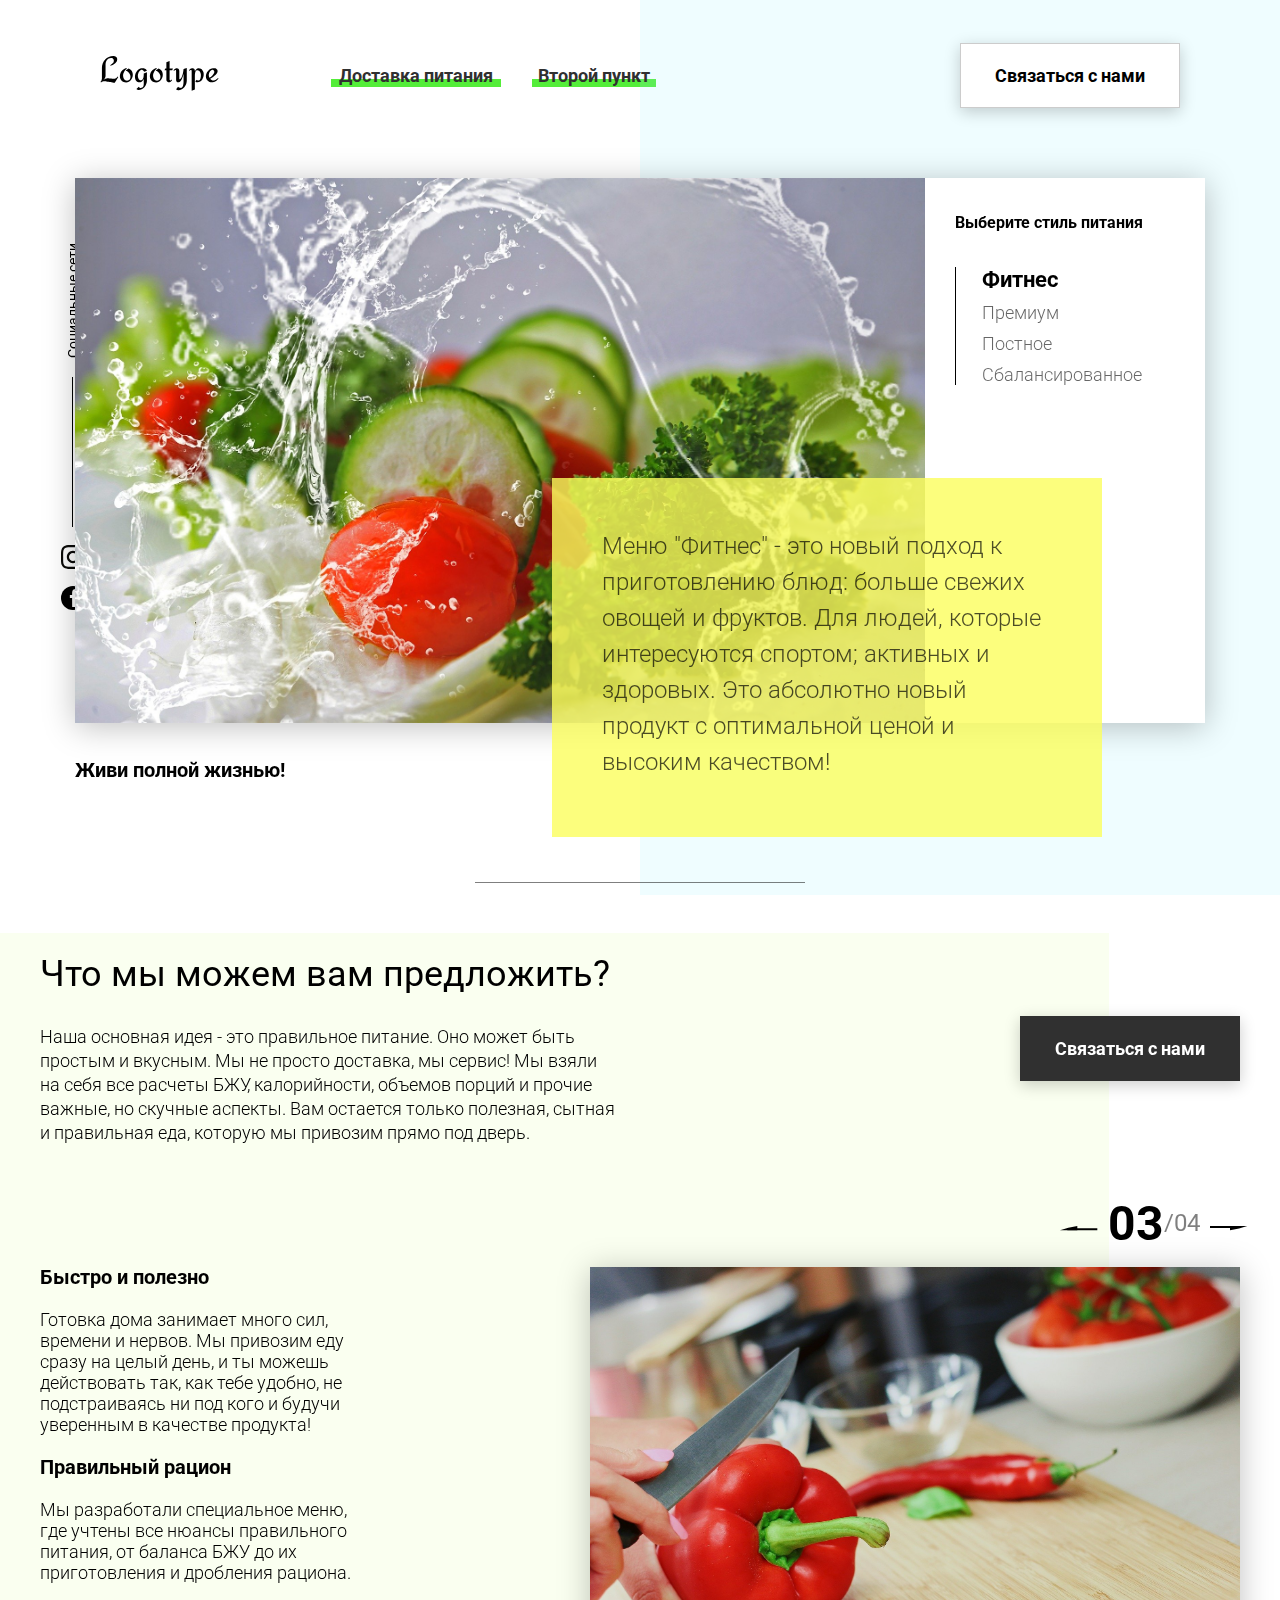
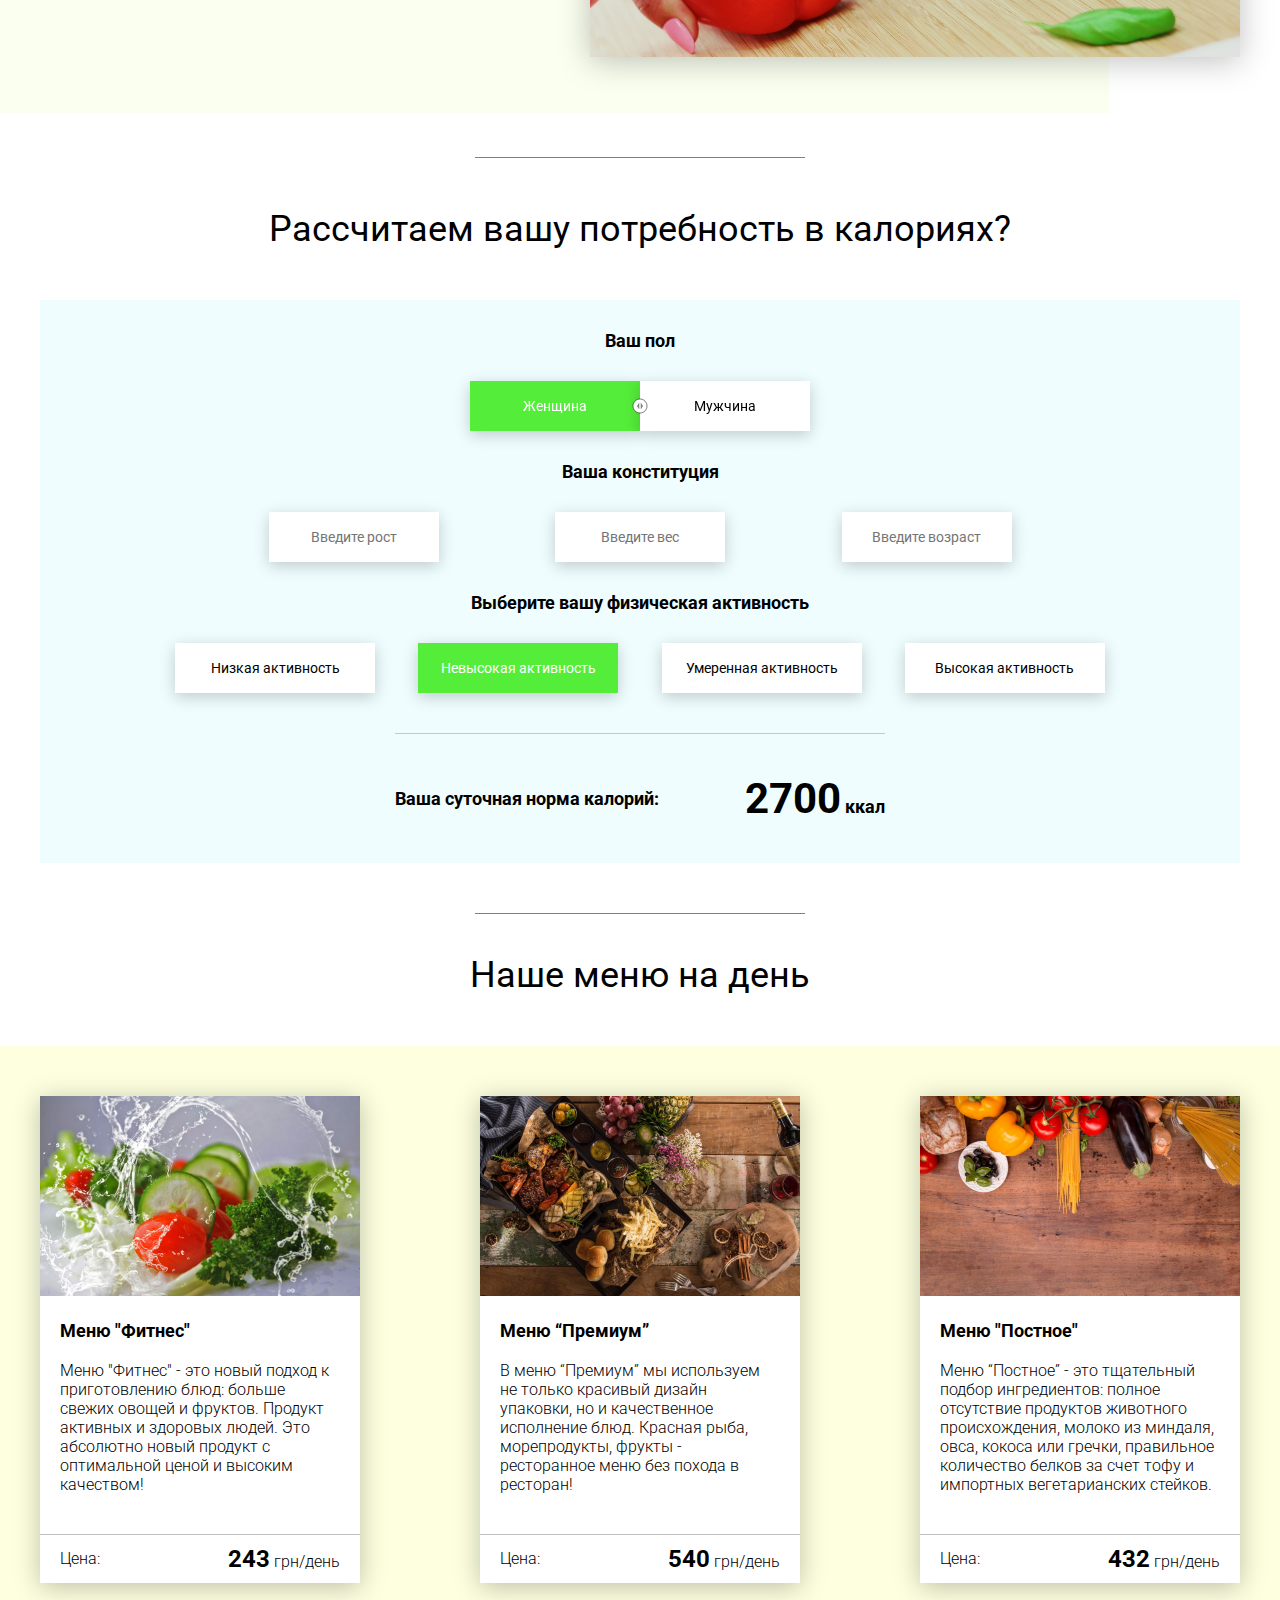
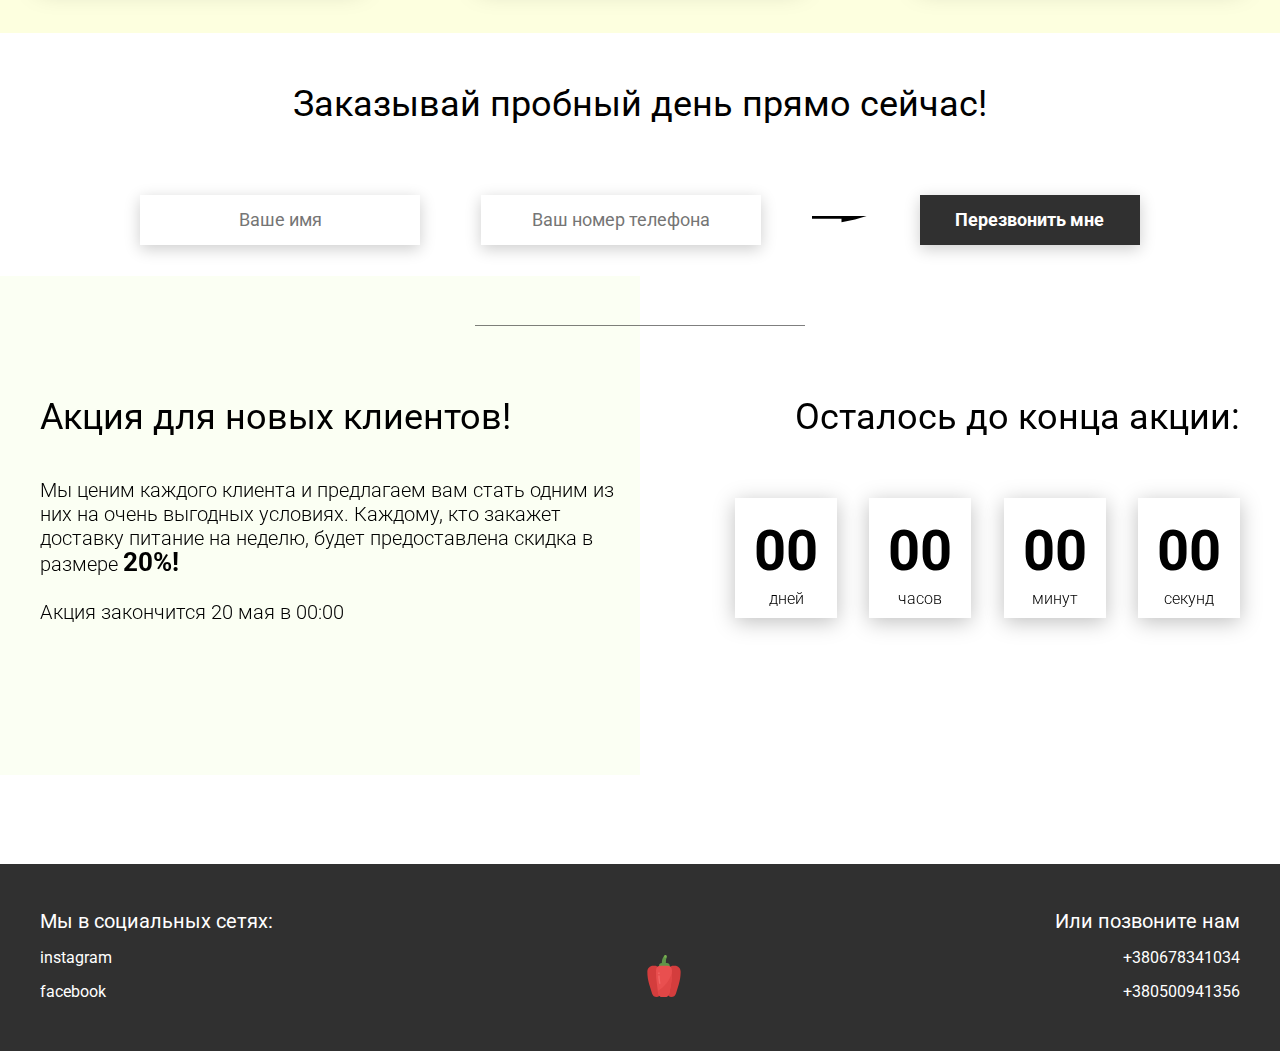
<file: practice_04_FormData/index.html>
<!DOCTYPE html>
<html lang="en">
<head>
    <meta charset="UTF-8">
    <meta name="viewport" content="width=device-width, initial-scale=1.0">
    <title>Food</title>
    <link rel="stylesheet" href="css/style.min.css">
</head>
<body>
    <header class="header">
        <div class="header__left-block">
            <div class="header__logo">
                <img src="icons/logo.svg" alt="Логотип">
            </div>
            <nav class="header__links">
                <a href="#" class="header__link">Доставка питания</a>
                <a href="#" class="header__link">Второй пункт</a>
            </nav>
        </div>
        <div class="header__right-block">
            <button data-modal class="btn btn_white .js-open-modal">Связаться с нами</button>
        </div>
    </header>
    <div class="sidepanel">
        <div class="sidepanel__text"><span>Социальные сети</span></div>
        <div class="sidepanel__divider"></div>
        <a href="#" class="sidepanel__icon">
            <img src="icons/instagram.svg" alt="instagram">
        </a>
        <a href="#" class="sidepanel__icon">
            <img src="icons/facebook.svg" alt="facebook">
        </a>
    </div>

    <div class="preview">
        <div class="bgc_blue"></div>
        <div class="container">
            <div class="tabcontainer">
                <div class="tabcontent">
                    <img src="img/tabs/vegy.jpg" alt="vegy">
                    <div class="tabcontent__descr">
                        Меню "Фитнес" - это новый подход к приготовлению блюд: больше свежих овощей и фруктов. Для людей, которые интересуются спортом; активных и здоровых. Это абсолютно новый продукт с оптимальной ценой и высоким качеством!
                    </div>
                </div>
                <div class="tabcontent">
                    <img src="img/tabs/elite.jpg" alt="elite">
                    <div class="tabcontent__descr">
                        Меню “Премиум” - мы используем не только красивый дизайн упаковки, но и качественное исполнение блюд. Красная рыба, морепродукты, фрукты - ресторанное меню без похода в ресторан!                                     
                    </div>
                </div>
                <div class="tabcontent">
                    <img src="img/tabs/post.jpg" alt="post">
                    <div class="tabcontent__descr">
                        Наше специальное “Постное меню” - это тщательный подбор ингредиентов: полное отсутствие продуктов животного происхождения. Полная гармония с собой и природой в каждом элементе! Все будет Ом!                                     
                    </div>
                </div>
                <div class="tabcontent">
                    <img src="img/tabs/vegy.jpg" alt="vegy">
                    <div class="tabcontent__descr">
                        Меню "Сбалансированное" - это соответствие вашего рациона всем научным рекомендациям. Мы тщательно просчитываем вашу потребность в к/б/ж/у и создаем лучшие блюда для вас.
                    </div>
                </div>
                <div class="tabheader">
                    <h3>Выберите стиль питания</h3>
                    <div class="tabheader__items">
                        <div class="tabheader__item tabheader__item_active">Фитнес</div>
                        <div class="tabheader__item">Премиум</div>
                        <div class="tabheader__item">Постное</div>
                        <div class="tabheader__item">Сбалансированное</div>
                    </div>
                </div>
            </div>
            <div class="preview__life">Живи полной жизнью!</div>
        </div>
    </div>

    <div class="divider"></div>

    <div class="offer">
        <div class="bgc_y"></div>
        <div class="container">
            <div class="offer__text">
                <h2 class="title">Что мы можем вам предложить?</h2>
                <div class="offer__descr">
                    Наша основная идея - это правильное питание. Оно может быть простым и вкусным. Мы не просто доставка, мы сервис! Мы взяли на себя все расчеты БЖУ, калорийности, объемов порций и прочие важные, но скучные аспекты. Вам остается только полезная, сытная и правильная еда, которую мы привозим прямо под дверь.
                </div>
            </div>
            <div class="offer__action">
                <button data-modal class="btn btn_dark">Связаться с нами</button>
            </div>
        </div>
        <div class="container">
            <div class="offer__advantages">
                <h2>Быстро и полезно</h2>
                <div class="offer__advantages-text">
                    Готовка дома занимает много сил, времени и нервов. Мы привозим еду сразу на целый день, и ты можешь действовать так, как тебе удобно, не подстраиваясь ни под кого и будучи уверенным в качестве продукта!
                </div>
                <h2>Правильный рацион</h2>
                <div class="offer__advantages-text">
                    Мы разработали специальное меню, где учтены все нюансы правильного питания, от баланса БЖУ до их приготовления и дробления рациона.
                </div>
            </div>
            <div class="offer__slider">
                <div class="offer__slider-counter">
                    <div class="offer__slider-prev">
                        <img src="icons/left.svg" alt="prev">
                    </div>
                    <span id="current">03</span>
                    /
                    <span id="total">04</span>
                    <div class="offer__slider-next">
                        <img src="icons/right.svg" alt="next">
                    </div>
                </div>
                <div class="offer__slider-wrapper">
                    <div class="offer__slide">
                        <img src="img/slider/pepper.jpg" alt="pepper">
                    </div>
                    <!-- <div class="offer__slide">
                        <img src="img/slider/food-12.jpg" alt="food">
                    </div>
                    <div class="offer__slide">
                        <img src="img/slider/olive-oil.jpg" alt="oil">
                    </div>
                    <div class="offer__slide">
                        <img src="img/slider/paprika.jpg" alt="paprika">
                    </div> -->
                </div>
            </div>
        </div>
    </div>

    <div class="divider"></div>

    <div class="calculating">
        <div class="container">
            <h2 class="title">Рассчитаем вашу потребность в калориях?
            </h2>
            <div class="calculating__field">
                <div class="calculating__subtitle">
                    Ваш пол
                </div>
                <div class="calculating__choose" id="gender">
                    <div class="calculating__choose-item calculating__choose-item_active">Женщина</div>
                    <div class="calculating__choose-item">Мужчина</div>
                </div>

                <div class="calculating__subtitle">
                    Ваша конституция
                </div>
                <div class="calculating__choose calculating__choose_medium">
                    <input type="text" id="height" placeholder="Введите рост" class="calculating__choose-item">
                    <input type="text" id="weight" placeholder="Введите вес"  class="calculating__choose-item">
                    <input type="text" id="age" placeholder="Введите возраст" class="calculating__choose-item">
                </div>

                <div class="calculating__subtitle">
                    Выберите вашу физическая активность
                </div>
                <div class="calculating__choose calculating__choose_big">
                    <div id="low" class="calculating__choose-item">Низкая активность </div>
                    <div id="small"  class="calculating__choose-item calculating__choose-item_active">Невысокая активность</div>
                    <div id="medium" class="calculating__choose-item">Умеренная активность</div>
                    <div id="high" class="calculating__choose-item">Высокая активность</div>
                </div>

                <div class="calculating__divider"></div>

                <div class="calculating__total">
                    <div class="calculating__subtitle">
                        Ваша суточная норма калорий:
                    </div>
                    <div class="calculating__result">
                        <span>2700</span> ккал
                    </div>
                </div>
            </div>
        </div>
    </div>

    <div class="divider"></div>

    <div class="menu">
        <h2 class="title">Наше меню на день</h2>

        <div class="menu__field">
            <div class="container">
                <!-- <div class="menu__item">
                    <img src="img/tabs/vegy.jpg" alt="vegy">
                    <h3 class="menu__item-subtitle">Меню "Фитнес"</h3>
                    <div class="menu__item-descr">Меню "Фитнес" - это новый подход к приготовлению блюд: больше свежих овощей и фруктов. Продукт активных и здоровых людей. Это абсолютно новый продукт с оптимальной ценой и высоким качеством!</div>
                    <div class="menu__item-divider"></div>
                    <div class="menu__item-price">
                        <div class="menu__item-cost">Цена:</div>
                        <div class="menu__item-total"><span>229</span> грн/день</div>
                    </div>
                </div>
                <div class="menu__item">
                    <img src="img/tabs/elite.jpg" alt="elite">
                    <h3 class="menu__item-subtitle">Меню “Премиум”</h3>
                    <div class="menu__item-descr">В меню “Премиум” мы используем не только красивый дизайн упаковки, но и качественное исполнение блюд. Красная рыба, морепродукты, фрукты - ресторанное меню без похода в ресторан!</div>
                    <div class="menu__item-divider"></div>
                    <div class="menu__item-price">
                        <div class="menu__item-cost">Цена:</div>
                        <div class="menu__item-total"><span>550</span> грн/день</div>
                    </div>
                </div>
                <div class="menu__item">
                    <img src="img/tabs/post.jpg" alt="post">
                    <h3 class="menu__item-subtitle">Меню "Постное"</h3>
                    <div class="menu__item-descr">Меню “Постное” - это тщательный подбор ингредиентов: полное отсутствие продуктов животного происхождения, молоко из миндаля, овса, кокоса или гречки, правильное количество белков за счет тофу и импортных вегетарианских стейков. </div>
                    <div class="menu__item-divider"></div>
                    <div class="menu__item-price">
                        <div class="menu__item-cost">Цена:</div>
                        <div class="menu__item-total"><span>430</span> грн/день</div>
                    </div>
                </div> -->
            </div>
        </div>
    </div>

    <div class="order">
        <div class="container">
            <div class="title">Заказывай пробный день прямо сейчас!</div>
            <form action="#" class="order__form">
                <input required placeholder="Ваше имя" name="name" type="text" class="order__input">
                <input required placeholder="Ваш номер телефона" name="phone" type="phone" class="order__input">
                <img src="icons/right.svg" alt="right">
                <button class="btn btn_dark btn_min">Перезвонить мне</button>
            </form>
        </div>
    </div>

    <div class="divider"></div>

    <div class="promotion">
        <div class="bgc_y"></div>
        <div class="container">
            <div class="promotion__text">
                <div class="title">Акция для новых клиентов!</div>
                <div class="promotion__descr">
                    Мы ценим каждого клиента и предлагаем вам стать одним из них на очень выгодных условиях. 
                    Каждому, кто закажет доставку питание на неделю, будет предоставлена скидка в размере <span>20%!</span>
                    <br><br>
                    Акция закончится 20 мая в 00:00
                </div>
            </div>
            <div class="promotion__timer">
                <div class="title">Осталось до конца акции:</div>
                <div class="timer">
                    <div class="timer__block">
                        <span id="days">12</span>
                        дней
                    </div>
                    <div class="timer__block">
                        <span id="hours">20</span>
                        часов
                    </div>
                    <div class="timer__block">
                        <span id="minutes">56</span>
                        минут
                    </div>
                    <div class="timer__block">
                        <span id="seconds">20</span>
                        секунд
                    </div>
                </div>
            </div>
        </div>
    </div>

    <footer class="footer">
        <div class="container">
            <div class="social">
                <div class="subtitle">Мы в социальных сетях:</div>
                <a href="#" class="link">instagram</a>
                <a href="#" class="link">facebook</a>
            </div>
            <div class="pepper">
                <img src="icons/veg.svg" alt="pepper">
            </div>
            <div class="call">
                <div class="subtitle">Или позвоните нам</div>
                <a href="#" class="link">+380678341034</a>
                <a href="#" class="link">+380500941356</a>
            </div>
        </div>
    </footer>

    <div class="modal">
        <div class="modal__dialog">
            <div class="modal__content">
                <form action="#">
                    <div data-close class="modal__close">&times;</div>
                    <div class="modal__title">Мы свяжемся с вами как можно быстрее!</div>
                    <input required placeholder="Ваше имя" name="name" type="text" class="modal__input">
                    <input required placeholder="Ваш номер телефона" name="phone" type="phone" class="modal__input">
                    <button class="btn btn_dark btn_min">Перезвонить мне</button>
                </form>
            </div>
        </div>
    </div>

    <script src="js/main.js"></script>
</body>
</html>
</file>
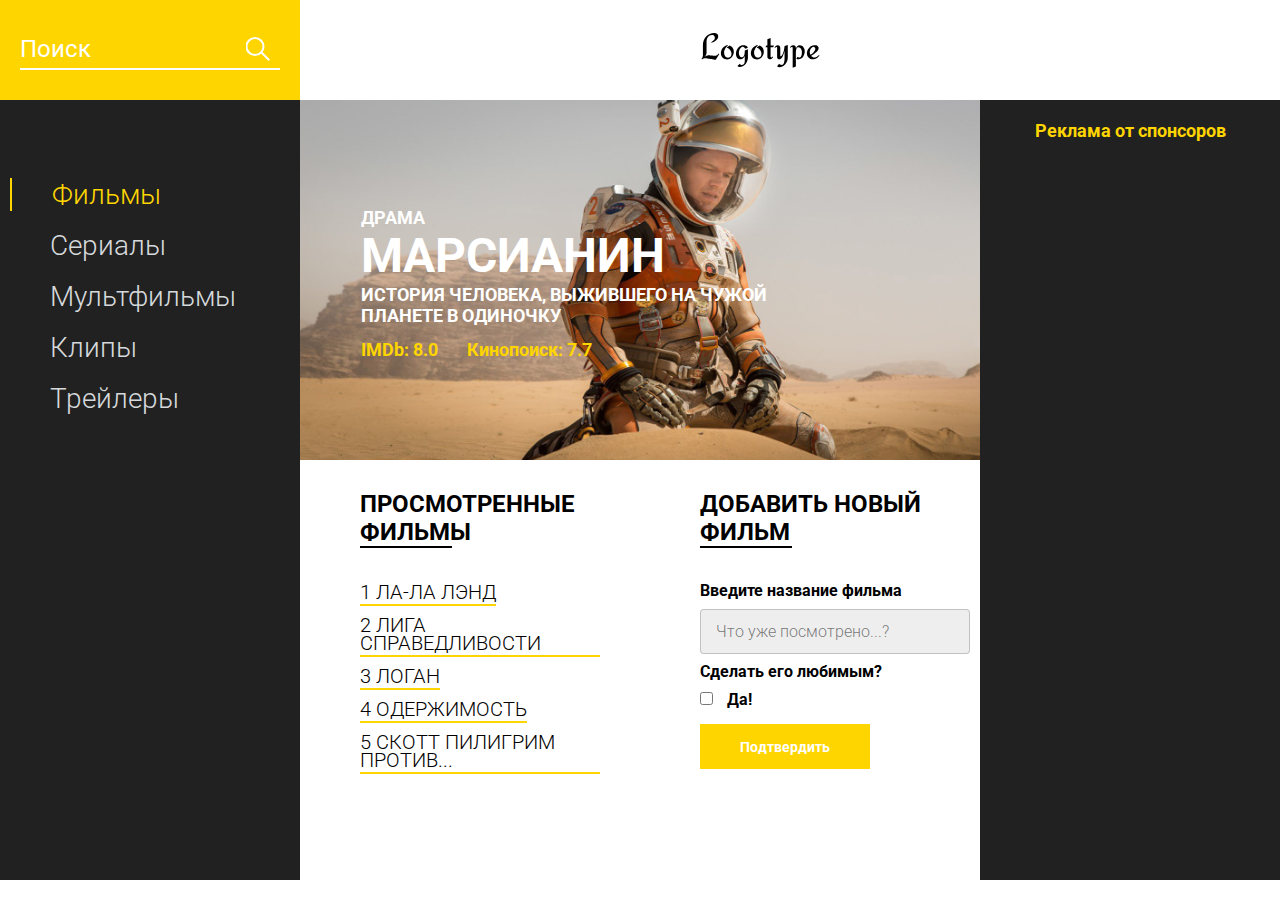
<file: project DOM/index.html>
<!DOCTYPE html>
<html lang="en">
<head>
    <meta charset="UTF-8">
    <meta name="viewport" content="width=device-width, initial-scale=1.0">
    <title>Movie DB</title>
    <link href="https://fonts.googleapis.com/css?family=Roboto:300,400,700&display=swap&subset=cyrillic-ext" rel="stylesheet">
    <link rel="stylesheet" href="css/style.min.css">
</head>
<body>
    <header class="header">
        <div class="header__search">
            <form action="#">
                <input type="text" placeholder="Поиск">
            </form>
        </div>
        <div class="header__logo">
            <img src="icons/Logotype.svg" alt="logo">
        </div>
    </header>
    <main class="promo">
        <div class="promo__menu">
            <nav class="promo__menu-list">
                <ul>
                    <li><a class="promo__menu-item promo__menu-item_active" href="#">Фильмы</a></li>
                    <li><a class="promo__menu-item" href="#">Сериалы</a></li>
                    <li><a class="promo__menu-item" href="#">Мультфильмы</a></li>
                    <li><a class="promo__menu-item" href="#">Клипы</a></li>
                    <li><a class="promo__menu-item" href="#">Трейлеры</a></li>
                </ul>
            </nav>
        </div>
        <div class="promo__content">
            <div class="promo__bg">
                <div class="promo__genre">КОМЕДИЯ</div>
                <div class="promo__title">МАРСИАНИН</div>
                <div class="promo__descr">ИСТОРИЯ ЧЕЛОВЕКА, ВЫЖИВШЕГО НА ЧУЖОЙ ПЛАНЕТЕ В ОДИНОЧКУ</div>
                <div class="promo__ratings">
                    <span>IMDb: 8.0</span>
                    <span>Кинопоиск: 7.7</span>
                </div>
            </div>
            <div class="promo__interactive">
                <div>
                    <div class="promo__interactive-title">ПРОСМОТРЕННЫЕ ФИЛЬМЫ</div>
                    <ul class="promo__interactive-list">
                        <li class="promo__interactive-item">ЛОГАН
                            <div class="delete"></div>
                        </li>
                        <li class="promo__interactive-item">ЛИГА СПРАВЕДЛИВОСТИ
                            <div class="delete"></div>
                        </li>
                        <li class="promo__interactive-item">ЛА-ЛА ЛЭНД
                            <div class="delete"></div>
                        </li>
                        <li class="promo__interactive-item">ОДЕРЖИМОСТЬ
                            <div class="delete"></div>
                        </li>
                        <li class="promo__interactive-item">СКОТТ ПИЛИГРИМ ПРОТИВ...
                            <div class="delete"></div>
                        </li>
                    </ul>
                </div>
                <div>
                    <form class="add">
                        <div class="promo__interactive-title">ДОБАВИТЬ НОВЫЙ ФИЛЬМ</div>
                        <span>Введите название фильма</span>
                        <input class="adding__input" type="text" placeholder="Что уже посмотрено...?">
                        <span>Сделать его любимым?</span>
                        <input type="checkbox">
                        <span class="yes">Да!</span>
                        <button>Подтвердить</button>
                    </form>
                </div>
            </div>
        </div>
        <div class="promo__adv">
            <div class="promo__adv-title">Реклама от спонсоров</div>
            <img src="img/content_1.jpg" alt="some picture">
            <img src="img/content_2.jpg" alt="some picture">
            <img src="img/content_3.png" alt="some picture">
        </div>
    </main>

    <script src="js/script.js"></script>
</body>
</html>
</file>
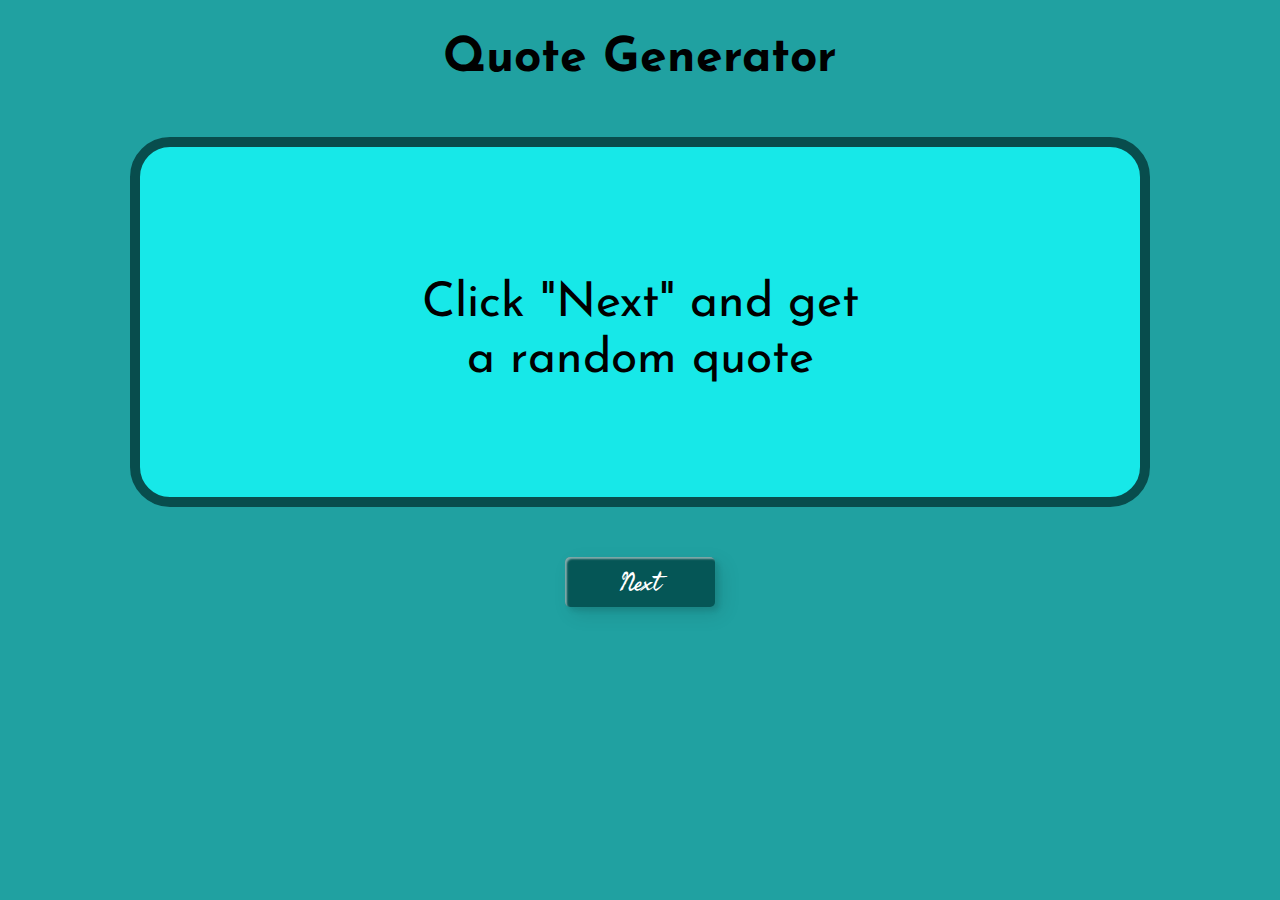
<file: quote generator/index.html>
<!DOCTYPE html>
<html lang="en">
<head>
    <meta charset="UTF-8">
    <meta http-equiv="X-UA-Compatible" content="IE=edge">
    <meta name="viewport" content="width=device-width, initial-scale=1.0">
    <link rel="stylesheet" href="css/normalize.css">
    <link rel="stylesheet" href="css/style.min.css">
    <title>Quote Generator</title>
</head>
<body>
    
    <header class="header">
        <h1>
            Quote Generator
        </h1>
    </header>
        
    <div class="wrapper">
        <div class="quote">Click "Next" and get<br> a random quote</div>
        <div class="author"></div>
    </div>
    
    <button class="custom-btn">Next</button>
    <script src="js/script.js"></script>
</body>
</html>
</file>
<file: localStorage/style.css>
* {
    box-sizing: border-box;
}
.wrapper {
    width: 400px;
    margin: 40px auto 0 auto;
    border: 1px solid rgba(0,0,0, .2);
    padding: 20px;
}

button {
    margin-top: 20px;
}

[type=checkbox] {
    margin-top: 20px;
}
</file>
<file: practice_01_create tabs/css/style.css>
@import url(https://fonts.googleapis.com/css?family=Roboto:300,400,700&display=swap&subset=cyrillic-ext);*{box-sizing:border-box;margin:0;padding:0;font-family:Roboto,sans-serif}a{text-decoration:none}.btn{width:220px;height:65px;display:flex;justify-content:center;align-items:center;background-color:#fff;font-size:18px;font-weight:700;border:1px solid rgba(0,0,0,.2);box-shadow:0 4px 15px rgba(0,0,0,.2);cursor:pointer;transition:.3s all;outline:0}.btn_white{background-color:#fff}.btn_dark{background-color:#303030;color:#fff;border:none}.btn_min{height:50px}.btn:hover{box-shadow:0 4px 30px rgba(0,0,0,.3)}.container{max-width:1200px;margin:0 auto}.divider{width:330px;height:1px;margin:0 auto;background-color:rgba(0,0,0,.5)}.title{font-size:36px;font-weight:400}.header{display:flex;justify-content:space-between;align-items:center;height:150px;padding:0 100px}.header__left-block{display:flex;justify-content:space-between;min-width:550px}.header__logo{max-width:170px}.header__logo img{width:100%}.header__links{display:flex;align-items:center}.header__link{position:relative;margin-right:45px;font-weight:700;font-size:18px;color:#303030}.header__link:after{content:'';position:absolute;display:block;width:110%;left:-5%;bottom:-1px;z-index:-1;height:8px;background:#54ed39}.header__link:last-child{margin-right:0}.sidepanel{position:fixed;left:60px;top:240px;height:400px;width:25px;display:flex;flex-direction:column;justify-content:space-between;align-items:center}.sidepanel__text{width:120px;height:120px;font-size:14px}.sidepanel__text span{display:flex;transform:rotate(-90deg) translateX(-50px)}.sidepanel__divider{width:1px;height:165px;background-color:#000}.sidepanel__icon{width:24px;height:24px}.sidepanel__icon img{width:100%}.preview{padding:28px 0 100px 0;position:relative}.preview__life{font-weight:700;font-size:20px;margin-left:35px;margin-top:35px}.bgc_blue{position:absolute;right:0;top:-155px;width:50vw;height:900px;background:rgba(146,242,255,.15);z-index:-1}.tabcontainer{display:flex;width:1130px;margin:0 auto;box-shadow:0 4px 30px rgba(0,0,0,.25)}.tabcontent{width:850px;position:relative}.tabcontent img{width:100%;height:100%;object-fit:cover}.tabcontent__descr{position:absolute;top:300px;right:-177px;width:550px;height:359px;background:rgba(251,254,93,.8);padding:50px;font-size:24px;font-weight:300;line-height:36px;color:rgba(0,0,0,.7)}.tabheader{width:280px;padding:35px 30px;background-color:#fff}.tabheader h3{font-weight:700;font-size:16px}.tabheader__items{margin-top:35px;padding-left:26px;border-left:1px solid #000}.tabheader__item{font-weight:700;font-size:18px;font-weight:300;margin-top:10px;color:rgba(0,0,0,.6);cursor:pointer;transition:.3s all}.tabheader__item_active{color:#000;font-size:22px;font-weight:700}.offer{padding:70px 0 100px 0;position:relative}.offer .container{display:flex;justify-content:space-between}.offer .bgc_y{position:absolute;width:1109px;height:780px;background:rgba(243,255,222,.45);z-index:-1;top:50px}.offer__text{width:580px}.offer__descr{font-size:18px;margin-top:30px;font-weight:300;line-height:24px}.offer__action{display:flex;align-items:center;justify-content:flex-end}.offer__advantages{width:330px;margin-top:50px}.offer__advantages h2{font-weight:700;font-size:20px;margin-top:20px}.offer__advantages h2:first-child{margin-top:70px}.offer__advantages-text{margin-top:20px;font-size:18px;font-weight:300;line-height:21px}.offer__slider{width:650px;margin-top:50px;display:flex;flex-direction:column;align-items:flex-end}.offer__slider-counter{display:flex;width:180px;align-items:center;font-size:24px;color:rgba(0,0,0,.5)}.offer__slider-wrapper{width:100%;margin-top:15px;box-shadow:0 4px 30px rgba(0,0,0,.25)}.offer__slider-prev{margin-right:10px;cursor:pointer}.offer__slider-next{margin-left:10px;cursor:pointer}.offer__slider #current{font-size:48px;font-weight:700;color:#000}.offer__slide{width:100%;height:390px}.offer__slide img{width:100%;height:100%;object-fit:cover}.calculating{padding:50px 0}.calculating .title{text-align:center}.calculating__field{width:100%;margin-top:50px;background:rgba(146,242,255,.15);padding:30px 0 40px 0}.calculating__subtitle{text-align:center;font-size:18px;font-weight:700;margin-top:30px}.calculating__subtitle:first-child{margin-top:0}.calculating #gender:after{content:'';position:absolute;top:50%;transform:translateY(-50%);display:block;width:16px;height:16px;background:url(../icons/switch.svg) center center/cover no-repeat}.calculating__choose{position:relative;display:flex;margin-top:30px;justify-content:center}.calculating__choose-item{display:flex;align-items:center;justify-content:center;width:170px;height:50px;padding:0 10px;background:#fff;box-shadow:0 4px 15px rgba(0,0,0,.2);border:none;text-align:center;font-size:14px;cursor:pointer;outline:0;transition:.3s all}.calculating__choose-item_active{color:#fff;background-color:#54ed39}.calculating__choose_medium{width:743px;justify-content:space-between;margin:30px auto 0 auto}.calculating__choose_big{width:930px;justify-content:space-between;margin:30px auto 0 auto}.calculating__choose_big .calculating__choose-item{width:200px}.calculating__divider{width:490px;height:1px;margin:40px auto;background-color:rgba(0,0,0,.2)}.calculating__total{width:490px;margin:0 auto;display:flex;justify-content:space-between;align-items:center}.calculating__result{font-size:18px;font-weight:700}.calculating__result span{font-size:42px}.menu{padding:40px 0 50px 0}.menu .container{display:flex;justify-content:space-between;align-items:flex-start}.menu .title{text-align:center}.menu__field{margin-top:50px;padding:50px 0;width:100%;background:rgba(249,254,126,.25)}.menu__item{width:320px;min-height:450px;background:#fff;box-shadow:0 4px 25px rgba(0,0,0,.25);font-size:16px;font-weight:300}.menu__item img{width:100%;height:200px;object-fit:cover}.menu__item-subtitle{font-weight:700;font-size:18px;padding:0 20px;margin-top:20px}.menu__item-descr{margin-top:20px;padding:0 20px}.menu__item-divider{width:100%;height:1px;background-color:rgba(0,0,0,.25);margin-top:40px}.menu__item-price{display:flex;justify-content:space-between;align-items:center;padding:10px 20px}.menu__item-price span{font-size:24px;font-weight:700}.order{padding-bottom:80px}.order .title{text-align:center}.order__form{margin-top:70px;padding:0 100px;display:flex;justify-content:space-between;align-items:center}.order__form img{transform:scale(1.5)}.order__input{width:280px;height:50px;background:#fff;box-shadow:0 4px 15px rgba(0,0,0,.2);border:none;font-size:18px;text-align:center;padding:0 20px;outline:0}.promotion{padding:70px 0 240px 0;position:relative}.promotion .container{display:flex}.promotion .bgc_y{position:absolute;width:50%;height:499px;background:rgba(243,255,222,.35);z-index:-1;top:-50px;left:0}.promotion__text{width:50%}.promotion__descr{margin-top:40px;font-size:20px;line-height:24px;font-weight:300}.promotion__descr span{font-weight:700;font-size:26px}.promotion__timer{width:50%}.promotion__timer .title{text-align:right}.promotion__timer .timer{margin-top:60px;padding-left:95px;display:flex;justify-content:space-between;align-items:center}.promotion__timer .timer__block{width:102px;height:120px;background:#fff;box-shadow:0 4px 20px rgba(0,0,0,.25);font-size:16px;font-weight:300;text-align:center}.promotion__timer .timer__block span{display:block;margin-top:20px;margin-bottom:5px;font-size:56px;font-weight:700}.footer{min-height:180px;background-color:#303030;padding:45px 0 50px 0;color:#fff}.footer .container{height:100%;display:flex;justify-content:space-between;align-items:flex-end}.footer .subtitle{font-size:20px}.footer .link{display:block;margin-top:15px;font-size:16px;color:#fff}.footer .call{text-align:right}.modal{position:fixed;top:0;left:0;z-index:1050;display:none;width:100%;height:100%;overflow:hidden;background-color:rgba(0,0,0,.5)}.modal__dialog{max-width:500px;margin:40px auto}.modal__content{position:relative;width:100%;padding:40px;background-color:#fff;border:1px solid rgba(0,0,0,.2);border-radius:4px;max-height:80vh;overflow-y:auto}.modal__close{position:absolute;top:8px;right:14px;font-size:30px;color:#000;opacity:.5;font-weight:700;border:none;background-color:transparent;cursor:pointer}.modal__title{text-align:center;font-size:22px;text-transform:uppercase}.modal__input{display:block;margin:20px auto 20px auto;width:280px;height:50px;background:#fff;box-shadow:0 4px 15px rgba(0,0,0,.2);border:none;font-size:18px;text-align:center;padding:0 20px;outline:0}.modal .btn{display:block;width:280px;margin:0 auto}.show{display:block}.hide{display:none}.fade{animation-name: fade;animation-duration: 1.5s;}@keyframes fade{from{opacity: 0.1;}to{opacity: 1;}}
</file>
<file: practice_02_add timer script/css/style.min.css>
@import"https://fonts.googleapis.com/css?family=Roboto:300,400,700&display=swap&subset=cyrillic-ext";*{-webkit-box-sizing:border-box;box-sizing:border-box;margin:0;padding:0;font-family:"Roboto",sans-serif}a{text-decoration:none}.btn{width:220px;height:65px;display:-webkit-box;display:-ms-flexbox;display:flex;-webkit-box-pack:center;-ms-flex-pack:center;justify-content:center;-webkit-box-align:center;-ms-flex-align:center;align-items:center;background-color:#fff;font-size:18px;font-weight:bold;border:1px solid rgba(0,0,0,.2);-webkit-box-shadow:0px 4px 15px rgba(0,0,0,.2);box-shadow:0px 4px 15px rgba(0,0,0,.2);cursor:pointer;-webkit-transition:.3s all;transition:.3s all;outline:none}.btn_white{background-color:#fff}.btn_dark{background-color:#303030;color:#fff;border:none}.btn_min{height:50px}.btn:hover{-webkit-box-shadow:0px 4px 30px rgba(0,0,0,.3);box-shadow:0px 4px 30px rgba(0,0,0,.3)}.container{max-width:1200px;margin:0 auto}.divider{width:330px;height:1px;margin:0 auto;background-color:rgba(0,0,0,.5)}.title{font-size:36px;font-weight:400}.header{display:-webkit-box;display:-ms-flexbox;display:flex;-webkit-box-pack:justify;-ms-flex-pack:justify;justify-content:space-between;-webkit-box-align:center;-ms-flex-align:center;align-items:center;height:150px;padding:0 100px}.header__left-block{display:-webkit-box;display:-ms-flexbox;display:flex;-webkit-box-pack:justify;-ms-flex-pack:justify;justify-content:space-between;min-width:550px}.header__logo{max-width:170px}.header__logo img{width:100%}.header__links{display:-webkit-box;display:-ms-flexbox;display:flex;-webkit-box-align:center;-ms-flex-align:center;align-items:center}.header__link{position:relative;margin-right:45px;font-weight:bold;font-size:18px;color:#303030}.header__link:after{content:"";position:absolute;display:block;width:110%;left:-5%;bottom:-1px;z-index:-1;height:8px;background:#54ed39}.header__link:last-child{margin-right:0}.sidepanel{position:fixed;left:60px;top:240px;height:400px;bottom:180px;width:25px;display:-webkit-box;display:-ms-flexbox;display:flex;-webkit-box-orient:vertical;-webkit-box-direction:normal;-ms-flex-direction:column;flex-direction:column;-webkit-box-pack:justify;-ms-flex-pack:justify;justify-content:space-between;-webkit-box-align:center;-ms-flex-align:center;align-items:center}.sidepanel__text{width:120px;height:120px;font-size:14px}.sidepanel__text span{display:-webkit-box;display:-ms-flexbox;display:flex;-webkit-transform:rotate(-90deg) translateX(-50px);transform:rotate(-90deg) translateX(-50px)}.sidepanel__divider{width:1px;height:150px;background-color:#000}.sidepanel__icon{width:24px;height:24px}.sidepanel__icon img{width:100%}.preview{padding:28px 0 100px 0;position:relative}.preview__life{font-weight:bold;font-size:20px;margin-left:35px;margin-top:35px}.bgc_blue{position:absolute;right:0;top:-155px;width:50vw;height:900px;background:rgba(146,242,255,.15);z-index:-1}.tabcontainer{display:-webkit-box;display:-ms-flexbox;display:flex;width:1130px;margin:0 auto;-webkit-box-shadow:0px 4px 30px rgba(0,0,0,.25);box-shadow:0px 4px 30px rgba(0,0,0,.25)}.tabcontent{width:850px;position:relative}.tabcontent img{width:100%;height:100%;-o-object-fit:cover;object-fit:cover}.tabcontent__descr{position:absolute;top:300px;right:-177px;width:550px;height:359px;background:rgba(251,254,93,.8);padding:50px;font-size:24px;font-weight:300;line-height:36px;color:rgba(0,0,0,.7)}.tabheader{width:280px;padding:35px 30px;background-color:#fff}.tabheader h3{font-weight:bold;font-size:16px}.tabheader__items{margin-top:35px;padding-left:26px;border-left:1px solid #000}.tabheader__item{font-weight:bold;font-size:18px;font-weight:300;margin-top:10px;color:rgba(0,0,0,.6);cursor:pointer;-webkit-transition:.3s all;transition:.3s all}.tabheader__item_active{color:#000;font-size:22px;font-weight:700}.offer{padding:70px 0 100px 0;position:relative}.offer .container{display:-webkit-box;display:-ms-flexbox;display:flex;-webkit-box-pack:justify;-ms-flex-pack:justify;justify-content:space-between}.offer .bgc_y{position:absolute;width:1109px;height:780px;background:rgba(243,255,222,.45);z-index:-1;top:50px}.offer__text{width:580px}.offer__descr{font-size:18px;margin-top:30px;font-weight:300;line-height:24px}.offer__action{display:-webkit-box;display:-ms-flexbox;display:flex;-webkit-box-align:center;-ms-flex-align:center;align-items:center;-webkit-box-pack:end;-ms-flex-pack:end;justify-content:flex-end}.offer__advantages{width:330px;margin-top:50px}.offer__advantages h2{font-weight:bold;font-size:20px;margin-top:20px}.offer__advantages h2:first-child{margin-top:70px}.offer__advantages-text{margin-top:20px;font-size:18px;font-weight:300;line-height:21px}.offer__slider{width:650px;margin-top:50px;display:-webkit-box;display:-ms-flexbox;display:flex;-webkit-box-orient:vertical;-webkit-box-direction:normal;-ms-flex-direction:column;flex-direction:column;-webkit-box-align:end;-ms-flex-align:end;align-items:flex-end}.offer__slider-counter{display:-webkit-box;display:-ms-flexbox;display:flex;width:180px;-webkit-box-align:center;-ms-flex-align:center;align-items:center;font-size:24px;color:rgba(0,0,0,.5)}.offer__slider-wrapper{width:100%;margin-top:15px;-webkit-box-shadow:0px 4px 30px rgba(0,0,0,.25);box-shadow:0px 4px 30px rgba(0,0,0,.25)}.offer__slider-prev{margin-right:10px;cursor:pointer}.offer__slider-next{margin-left:10px;cursor:pointer}.offer__slider #current{font-size:48px;font-weight:bold;color:#000}.offer__slide{width:100%;height:390px}.offer__slide img{width:100%;height:100%;-o-object-fit:cover;object-fit:cover}.calculating{padding:50px 0}.calculating .title{text-align:center}.calculating__field{width:100%;margin-top:50px;background:rgba(146,242,255,.15);padding:30px 0 40px 0}.calculating__subtitle{text-align:center;font-size:18px;font-weight:bold;margin-top:30px}.calculating__subtitle:first-child{margin-top:0}.calculating #gender:after{content:"";position:absolute;top:50%;-webkit-transform:translateY(-50%);transform:translateY(-50%);display:block;width:16px;height:16px;background:url("../icons/switch.svg") center center/cover no-repeat}.calculating__choose{position:relative;display:-webkit-box;display:-ms-flexbox;display:flex;margin-top:30px;-webkit-box-pack:center;-ms-flex-pack:center;justify-content:center}.calculating__choose-item{display:-webkit-box;display:-ms-flexbox;display:flex;-webkit-box-align:center;-ms-flex-align:center;align-items:center;-webkit-box-pack:center;-ms-flex-pack:center;justify-content:center;width:170px;height:50px;padding:0 10px;background:#fff;-webkit-box-shadow:0px 4px 15px rgba(0,0,0,.2);box-shadow:0px 4px 15px rgba(0,0,0,.2);border:none;text-align:center;font-size:14px;cursor:pointer;outline:none;-webkit-transition:.3s all;transition:.3s all}.calculating__choose-item_active{color:#fff;background-color:#54ed39}.calculating__choose_medium{width:743px;-webkit-box-pack:justify;-ms-flex-pack:justify;justify-content:space-between;margin:30px auto 0 auto}.calculating__choose_big{width:930px;-webkit-box-pack:justify;-ms-flex-pack:justify;justify-content:space-between;margin:30px auto 0 auto}.calculating__choose_big .calculating__choose-item{width:200px}.calculating__divider{width:490px;height:1px;margin:40px auto;background-color:rgba(0,0,0,.2)}.calculating__total{width:490px;margin:0 auto;display:-webkit-box;display:-ms-flexbox;display:flex;-webkit-box-pack:justify;-ms-flex-pack:justify;justify-content:space-between;-webkit-box-align:center;-ms-flex-align:center;align-items:center}.calculating__result{font-size:18px;font-weight:bold}.calculating__result span{font-size:42px}.menu{padding:40px 0 50px 0}.menu .container{display:-webkit-box;display:-ms-flexbox;display:flex;-webkit-box-pack:justify;-ms-flex-pack:justify;justify-content:space-between;-webkit-box-align:start;-ms-flex-align:start;align-items:flex-start}.menu .title{text-align:center}.menu__field{margin-top:50px;padding:50px 0;width:100%;background:rgba(249,254,126,.25)}.menu__item{width:320px;min-height:450px;background:#fff;-webkit-box-shadow:0px 4px 25px rgba(0,0,0,.25);box-shadow:0px 4px 25px rgba(0,0,0,.25);font-size:16px;font-weight:300}.menu__item img{width:100%;height:200px;-o-object-fit:cover;object-fit:cover}.menu__item-subtitle{font-weight:bold;font-size:18px;padding:0 20px;margin-top:20px}.menu__item-descr{margin-top:20px;padding:0 20px}.menu__item-divider{width:100%;height:1px;background-color:rgba(0,0,0,.25);margin-top:40px}.menu__item-price{display:-webkit-box;display:-ms-flexbox;display:flex;-webkit-box-pack:justify;-ms-flex-pack:justify;justify-content:space-between;-webkit-box-align:center;-ms-flex-align:center;align-items:center;padding:10px 20px}.menu__item-price span{font-size:24px;font-weight:bold}.order{padding-bottom:80px}.order .title{text-align:center}.order__form{margin-top:70px;padding:0 100px;display:-webkit-box;display:-ms-flexbox;display:flex;-webkit-box-pack:justify;-ms-flex-pack:justify;justify-content:space-between;-webkit-box-align:center;-ms-flex-align:center;align-items:center}.order__form img{-webkit-transform:scale(1.5);transform:scale(1.5)}.order__input{width:280px;height:50px;background:#fff;-webkit-box-shadow:0px 4px 15px rgba(0,0,0,.2);box-shadow:0px 4px 15px rgba(0,0,0,.2);border:none;font-size:18px;text-align:center;padding:0 20px;outline:none}.promotion{padding:70px 0 240px 0;position:relative}.promotion .container{display:-webkit-box;display:-ms-flexbox;display:flex}.promotion .bgc_y{position:absolute;width:50%;height:499px;background:rgba(243,255,222,.35);z-index:-1;top:-50px;left:0}.promotion__text{width:50%}.promotion__descr{margin-top:40px;font-size:20px;line-height:24px;font-weight:300}.promotion__descr span{font-weight:bold;font-size:26px}.promotion__timer{width:50%}.promotion__timer .title{text-align:right}.promotion__timer .timer{margin-top:60px;padding-left:95px;display:-webkit-box;display:-ms-flexbox;display:flex;-webkit-box-pack:justify;-ms-flex-pack:justify;justify-content:space-between;-webkit-box-align:center;-ms-flex-align:center;align-items:center}.promotion__timer .timer__block{width:102px;height:120px;background:#fff;-webkit-box-shadow:0px 4px 20px rgba(0,0,0,.25);box-shadow:0px 4px 20px rgba(0,0,0,.25);font-size:16px;font-weight:300;text-align:center}.promotion__timer .timer__block span{display:block;margin-top:20px;margin-bottom:5px;font-size:56px;font-weight:bold}.footer{min-height:180px;background-color:#303030;padding:45px 0 50px 0;color:#fff}.footer .container{height:100%;display:-webkit-box;display:-ms-flexbox;display:flex;-webkit-box-pack:justify;-ms-flex-pack:justify;justify-content:space-between;-webkit-box-align:end;-ms-flex-align:end;align-items:flex-end}.footer .subtitle{font-size:20px}.footer .link{display:block;margin-top:15px;font-size:16px;color:#fff}.footer .call{text-align:right}.modal{position:fixed;top:0;left:0;z-index:1050;display:none;width:100%;height:100%;overflow:hidden;background-color:rgba(0,0,0,.5)}.modal__dialog{max-width:500px;margin:40px auto}.modal__content{position:relative;width:100%;padding:40px;background-color:#fff;border:1px solid rgba(0,0,0,.2);border-radius:4px;max-height:80vh;overflow-y:auto}.modal__close{position:absolute;top:8px;right:14px;font-size:30px;color:#000;opacity:.5;font-weight:700;border:none;background-color:rgba(0,0,0,0);cursor:pointer}.modal__title{text-align:center;font-size:22px;text-transform:uppercase}.modal__input{display:block;margin:20px auto 20px auto;width:280px;height:50px;background:#fff;-webkit-box-shadow:0px 4px 15px rgba(0,0,0,.2);box-shadow:0px 4px 15px rgba(0,0,0,.2);border:none;font-size:18px;text-align:center;padding:0 20px;outline:none}.modal .btn{display:block;width:280px;margin:0 auto}.show{display:block}.hide{display:none}.fade{animation-name: fade;animation-duration: 1.5s;}@keyframes fade{from{opacity: 0.1;}to{opacity: 1;}}/*# sourceMappingURL=style.min.css.map */
</file>
<file: practice_03_add modal window/css/style.min.css>
@import"https://fonts.googleapis.com/css?family=Roboto:300,400,700&display=swap&subset=cyrillic-ext";*{-webkit-box-sizing:border-box;box-sizing:border-box;margin:0;padding:0;font-family:"Roboto",sans-serif}a{text-decoration:none}.btn{width:220px;height:65px;display:-webkit-box;display:-ms-flexbox;display:flex;-webkit-box-pack:center;-ms-flex-pack:center;justify-content:center;-webkit-box-align:center;-ms-flex-align:center;align-items:center;background-color:#fff;font-size:18px;font-weight:bold;border:1px solid rgba(0,0,0,.2);-webkit-box-shadow:0px 4px 15px rgba(0,0,0,.2);box-shadow:0px 4px 15px rgba(0,0,0,.2);cursor:pointer;-webkit-transition:.3s all;transition:.3s all;outline:none}.btn_white{background-color:#fff}.btn_dark{background-color:#303030;color:#fff;border:none}.btn_min{height:50px}.btn:hover{-webkit-box-shadow:0px 4px 30px rgba(0,0,0,.3);box-shadow:0px 4px 30px rgba(0,0,0,.3)}.container{max-width:1200px;margin:0 auto}.divider{width:330px;height:1px;margin:0 auto;background-color:rgba(0,0,0,.5)}.title{font-size:36px;font-weight:400}.header{display:-webkit-box;display:-ms-flexbox;display:flex;-webkit-box-pack:justify;-ms-flex-pack:justify;justify-content:space-between;-webkit-box-align:center;-ms-flex-align:center;align-items:center;height:150px;padding:0 100px}.header__left-block{display:-webkit-box;display:-ms-flexbox;display:flex;-webkit-box-pack:justify;-ms-flex-pack:justify;justify-content:space-between;min-width:550px}.header__logo{max-width:170px}.header__logo img{width:100%}.header__links{display:-webkit-box;display:-ms-flexbox;display:flex;-webkit-box-align:center;-ms-flex-align:center;align-items:center}.header__link{position:relative;margin-right:45px;font-weight:bold;font-size:18px;color:#303030}.header__link:after{content:"";position:absolute;display:block;width:110%;left:-5%;bottom:-1px;z-index:-1;height:8px;background:#54ed39}.header__link:last-child{margin-right:0}.sidepanel{position:fixed;left:60px;top:240px;height:370px;bottom:180px;width:25px;display:-webkit-box;display:-ms-flexbox;display:flex;-webkit-box-orient:vertical;-webkit-box-direction:normal;-ms-flex-direction:column;flex-direction:column;-webkit-box-pack:justify;-ms-flex-pack:justify;justify-content:space-between;-webkit-box-align:center;-ms-flex-align:center;align-items:center}.sidepanel__text{width:120px;height:120px;font-size:14px}.sidepanel__text span{display:-webkit-box;display:-ms-flexbox;display:flex;-webkit-transform:rotate(-90deg) translateX(-50px);transform:rotate(-90deg) translateX(-50px)}.sidepanel__divider{width:1px;height:150px;background-color:#000}.sidepanel__icon{width:24px;height:24px}.sidepanel__icon img{width:100%}.preview{padding:28px 0 100px 0;position:relative}.preview__life{font-weight:bold;font-size:20px;margin-left:35px;margin-top:35px}.bgc_blue{position:absolute;right:0;top:-155px;width:50vw;height:900px;background:rgba(146,242,255,.15);z-index:-1}.tabcontainer{display:-webkit-box;display:-ms-flexbox;display:flex;width:1130px;margin:0 auto;-webkit-box-shadow:0px 4px 30px rgba(0,0,0,.25);box-shadow:0px 4px 30px rgba(0,0,0,.25)}.tabcontent{width:850px;position:relative}.tabcontent img{width:100%;height:100%;-o-object-fit:cover;object-fit:cover}.tabcontent__descr{position:absolute;top:300px;right:-177px;width:550px;height:359px;background:rgba(251,254,93,.8);padding:50px;font-size:24px;font-weight:300;line-height:36px;color:rgba(0,0,0,.7)}.tabheader{width:280px;padding:35px 30px;background-color:#fff}.tabheader h3{font-weight:bold;font-size:16px}.tabheader__items{margin-top:35px;padding-left:26px;border-left:1px solid #000}.tabheader__item{font-weight:bold;font-size:18px;font-weight:300;margin-top:10px;color:rgba(0,0,0,.6);cursor:pointer;-webkit-transition:.3s all;transition:.3s all}.tabheader__item_active{color:#000;font-size:22px;font-weight:700}.offer{padding:70px 0 100px 0;position:relative}.offer .container{display:-webkit-box;display:-ms-flexbox;display:flex;-webkit-box-pack:justify;-ms-flex-pack:justify;justify-content:space-between}.offer .bgc_y{position:absolute;width:1109px;height:780px;background:rgba(243,255,222,.45);z-index:-1;top:50px}.offer__text{width:580px}.offer__descr{font-size:18px;margin-top:30px;font-weight:300;line-height:24px}.offer__action{display:-webkit-box;display:-ms-flexbox;display:flex;-webkit-box-align:center;-ms-flex-align:center;align-items:center;-webkit-box-pack:end;-ms-flex-pack:end;justify-content:flex-end}.offer__advantages{width:330px;margin-top:50px}.offer__advantages h2{font-weight:bold;font-size:20px;margin-top:20px}.offer__advantages h2:first-child{margin-top:70px}.offer__advantages-text{margin-top:20px;font-size:18px;font-weight:300;line-height:21px}.offer__slider{width:650px;margin-top:50px;display:-webkit-box;display:-ms-flexbox;display:flex;-webkit-box-orient:vertical;-webkit-box-direction:normal;-ms-flex-direction:column;flex-direction:column;-webkit-box-align:end;-ms-flex-align:end;align-items:flex-end}.offer__slider-counter{display:-webkit-box;display:-ms-flexbox;display:flex;width:180px;-webkit-box-align:center;-ms-flex-align:center;align-items:center;font-size:24px;color:rgba(0,0,0,.5)}.offer__slider-wrapper{width:100%;margin-top:15px;-webkit-box-shadow:0px 4px 30px rgba(0,0,0,.25);box-shadow:0px 4px 30px rgba(0,0,0,.25)}.offer__slider-prev{margin-right:10px;cursor:pointer}.offer__slider-next{margin-left:10px;cursor:pointer}.offer__slider #current{font-size:48px;font-weight:bold;color:#000}.offer__slide{width:100%;height:390px}.offer__slide img{width:100%;height:100%;-o-object-fit:cover;object-fit:cover}.calculating{padding:50px 0}.calculating .title{text-align:center}.calculating__field{width:100%;margin-top:50px;background:rgba(146,242,255,.15);padding:30px 0 40px 0}.calculating__subtitle{text-align:center;font-size:18px;font-weight:bold;margin-top:30px}.calculating__subtitle:first-child{margin-top:0}.calculating #gender:after{content:"";position:absolute;top:50%;-webkit-transform:translateY(-50%);transform:translateY(-50%);display:block;width:16px;height:16px;background:url("../icons/switch.svg") center center/cover no-repeat}.calculating__choose{position:relative;display:-webkit-box;display:-ms-flexbox;display:flex;margin-top:30px;-webkit-box-pack:center;-ms-flex-pack:center;justify-content:center}.calculating__choose-item{display:-webkit-box;display:-ms-flexbox;display:flex;-webkit-box-align:center;-ms-flex-align:center;align-items:center;-webkit-box-pack:center;-ms-flex-pack:center;justify-content:center;width:170px;height:50px;padding:0 10px;background:#fff;-webkit-box-shadow:0px 4px 15px rgba(0,0,0,.2);box-shadow:0px 4px 15px rgba(0,0,0,.2);border:none;text-align:center;font-size:14px;cursor:pointer;outline:none;-webkit-transition:.3s all;transition:.3s all}.calculating__choose-item_active{color:#fff;background-color:#54ed39}.calculating__choose_medium{width:743px;-webkit-box-pack:justify;-ms-flex-pack:justify;justify-content:space-between;margin:30px auto 0 auto}.calculating__choose_big{width:930px;-webkit-box-pack:justify;-ms-flex-pack:justify;justify-content:space-between;margin:30px auto 0 auto}.calculating__choose_big .calculating__choose-item{width:200px}.calculating__divider{width:490px;height:1px;margin:40px auto;background-color:rgba(0,0,0,.2)}.calculating__total{width:490px;margin:0 auto;display:-webkit-box;display:-ms-flexbox;display:flex;-webkit-box-pack:justify;-ms-flex-pack:justify;justify-content:space-between;-webkit-box-align:center;-ms-flex-align:center;align-items:center}.calculating__result{font-size:18px;font-weight:bold}.calculating__result span{font-size:42px}.menu{padding:40px 0 50px 0}.menu .container{display:-webkit-box;display:-ms-flexbox;display:flex;-webkit-box-pack:justify;-ms-flex-pack:justify;justify-content:space-between;-webkit-box-align:start;-ms-flex-align:start;align-items:flex-start}.menu .title{text-align:center}.menu__field{margin-top:50px;padding:50px 0;width:100%;background:rgba(249,254,126,.25)}.menu__item{width:320px;min-height:450px;background:#fff;-webkit-box-shadow:0px 4px 25px rgba(0,0,0,.25);box-shadow:0px 4px 25px rgba(0,0,0,.25);font-size:16px;font-weight:300}.menu__item img{width:100%;height:200px;-o-object-fit:cover;object-fit:cover}.menu__item-subtitle{font-weight:bold;font-size:18px;padding:0 20px;margin-top:20px}.menu__item-descr{margin-top:20px;padding:0 20px}.menu__item-divider{width:100%;height:1px;background-color:rgba(0,0,0,.25);margin-top:40px}.menu__item-price{display:-webkit-box;display:-ms-flexbox;display:flex;-webkit-box-pack:justify;-ms-flex-pack:justify;justify-content:space-between;-webkit-box-align:center;-ms-flex-align:center;align-items:center;padding:10px 20px}.menu__item-price span{font-size:24px;font-weight:bold}.order{padding-bottom:80px}.order .title{text-align:center}.order__form{margin-top:70px;padding:0 100px;display:-webkit-box;display:-ms-flexbox;display:flex;-webkit-box-pack:justify;-ms-flex-pack:justify;justify-content:space-between;-webkit-box-align:center;-ms-flex-align:center;align-items:center}.order__form img{-webkit-transform:scale(1.5);transform:scale(1.5)}.order__input{width:280px;height:50px;background:#fff;-webkit-box-shadow:0px 4px 15px rgba(0,0,0,.2);box-shadow:0px 4px 15px rgba(0,0,0,.2);border:none;font-size:18px;text-align:center;padding:0 20px;outline:none}.promotion{padding:70px 0 240px 0;position:relative}.promotion .container{display:-webkit-box;display:-ms-flexbox;display:flex}.promotion .bgc_y{position:absolute;width:50%;height:499px;background:rgba(243,255,222,.35);z-index:-1;top:-50px;left:0}.promotion__text{width:50%}.promotion__descr{margin-top:40px;font-size:20px;line-height:24px;font-weight:300}.promotion__descr span{font-weight:bold;font-size:26px}.promotion__timer{width:50%}.promotion__timer .title{text-align:right}.promotion__timer .timer{margin-top:60px;padding-left:95px;display:-webkit-box;display:-ms-flexbox;display:flex;-webkit-box-pack:justify;-ms-flex-pack:justify;justify-content:space-between;-webkit-box-align:center;-ms-flex-align:center;align-items:center}.promotion__timer .timer__block{width:102px;height:120px;background:#fff;-webkit-box-shadow:0px 4px 20px rgba(0,0,0,.25);box-shadow:0px 4px 20px rgba(0,0,0,.25);font-size:16px;font-weight:300;text-align:center}.promotion__timer .timer__block span{display:block;margin-top:20px;margin-bottom:5px;font-size:56px;font-weight:bold}.footer{min-height:180px;background-color:#303030;padding:45px 0 50px 0;color:#fff}.footer .container{height:100%;display:-webkit-box;display:-ms-flexbox;display:flex;-webkit-box-pack:justify;-ms-flex-pack:justify;justify-content:space-between;-webkit-box-align:end;-ms-flex-align:end;align-items:flex-end}.footer .subtitle{font-size:20px}.footer .link{display:block;margin-top:15px;font-size:16px;color:#fff}.footer .call{text-align:right}.modal{position:fixed;top:0;left:0;z-index:1050;display:none;width:100%;height:100%;overflow:hidden;background-color:rgba(0,0,0,.5)}.modal__dialog{max-width:500px;margin:40px auto}.modal__content{position:relative;width:100%;padding:40px;background-color:#fff;border:1px solid rgba(0,0,0,.2);border-radius:4px;max-height:80vh;overflow-y:auto}.modal__close{position:absolute;top:8px;right:14px;font-size:30px;color:#000;opacity:.5;font-weight:700;border:none;background-color:rgba(0,0,0,0);cursor:pointer}.modal__title{text-align:center;font-size:22px;text-transform:uppercase}.modal__input{display:block;margin:20px auto 20px auto;width:280px;height:50px;background:#fff;-webkit-box-shadow:0px 4px 15px rgba(0,0,0,.2);box-shadow:0px 4px 15px rgba(0,0,0,.2);border:none;font-size:18px;text-align:center;padding:0 20px;outline:none}.modal .btn{display:block;width:280px;margin:0 auto}.show{display:block}.hide{display:none}.fade{-webkit-animation-name:fade;animation-name:fade;-webkit-animation-duration:1.5s;animation-duration:1.5s}@-webkit-keyframes fade{from{opacity:.1}to{opacity:1}}@keyframes fade{from{opacity:.1}to{opacity:1}}/*# sourceMappingURL=style.min.css.map */
</file>
<file: practice_04_FormData/css/style.min.css>
@import"https://fonts.googleapis.com/css?family=Roboto:300,400,700&display=swap&subset=cyrillic-ext";*{-webkit-box-sizing:border-box;box-sizing:border-box;margin:0;padding:0;font-family:"Roboto",sans-serif}a{text-decoration:none}.btn{width:220px;height:65px;display:-webkit-box;display:-ms-flexbox;display:flex;-webkit-box-pack:center;-ms-flex-pack:center;justify-content:center;-webkit-box-align:center;-ms-flex-align:center;align-items:center;background-color:#fff;font-size:18px;font-weight:bold;border:1px solid rgba(0,0,0,.2);-webkit-box-shadow:0px 4px 15px rgba(0,0,0,.2);box-shadow:0px 4px 15px rgba(0,0,0,.2);cursor:pointer;-webkit-transition:.3s all;transition:.3s all;outline:none}.btn_white{background-color:#fff}.btn_dark{background-color:#303030;color:#fff;border:none}.btn_min{height:50px}.btn:hover{-webkit-box-shadow:0px 4px 30px rgba(0,0,0,.3);box-shadow:0px 4px 30px rgba(0,0,0,.3)}.container{max-width:1200px;margin:0 auto}.divider{width:330px;height:1px;margin:0 auto;background-color:rgba(0,0,0,.5)}.title{font-size:36px;font-weight:400}.header{display:-webkit-box;display:-ms-flexbox;display:flex;-webkit-box-pack:justify;-ms-flex-pack:justify;justify-content:space-between;-webkit-box-align:center;-ms-flex-align:center;align-items:center;height:150px;padding:0 100px}.header__left-block{display:-webkit-box;display:-ms-flexbox;display:flex;-webkit-box-pack:justify;-ms-flex-pack:justify;justify-content:space-between;min-width:550px}.header__logo{max-width:170px}.header__logo img{width:100%}.header__links{display:-webkit-box;display:-ms-flexbox;display:flex;-webkit-box-align:center;-ms-flex-align:center;align-items:center}.header__link{position:relative;margin-right:45px;font-weight:bold;font-size:18px;color:#303030}.header__link:after{content:"";position:absolute;display:block;width:110%;left:-5%;bottom:-1px;z-index:-1;height:8px;background:#54ed39}.header__link:last-child{margin-right:0}.sidepanel{position:fixed;left:60px;top:240px;height:370px;bottom:180px;width:25px;display:-webkit-box;display:-ms-flexbox;display:flex;-webkit-box-orient:vertical;-webkit-box-direction:normal;-ms-flex-direction:column;flex-direction:column;-webkit-box-pack:justify;-ms-flex-pack:justify;justify-content:space-between;-webkit-box-align:center;-ms-flex-align:center;align-items:center}.sidepanel__text{width:120px;height:120px;font-size:14px}.sidepanel__text span{display:-webkit-box;display:-ms-flexbox;display:flex;-webkit-transform:rotate(-90deg) translateX(-50px);transform:rotate(-90deg) translateX(-50px)}.sidepanel__divider{width:1px;height:150px;background-color:#000}.sidepanel__icon{width:24px;height:24px}.sidepanel__icon img{width:100%}.preview{padding:28px 0 100px 0;position:relative}.preview__life{font-weight:bold;font-size:20px;margin-left:35px;margin-top:35px}.bgc_blue{position:absolute;right:0;top:-155px;width:50vw;height:900px;background:rgba(146,242,255,.15);z-index:-1}.tabcontainer{display:-webkit-box;display:-ms-flexbox;display:flex;width:1130px;margin:0 auto;-webkit-box-shadow:0px 4px 30px rgba(0,0,0,.25);box-shadow:0px 4px 30px rgba(0,0,0,.25)}.tabcontent{width:850px;position:relative}.tabcontent img{width:100%;height:100%;-o-object-fit:cover;object-fit:cover}.tabcontent__descr{position:absolute;top:300px;right:-177px;width:550px;height:359px;background:rgba(251,254,93,.8);padding:50px;font-size:24px;font-weight:300;line-height:36px;color:rgba(0,0,0,.7)}.tabheader{width:280px;padding:35px 30px;background-color:#fff}.tabheader h3{font-weight:bold;font-size:16px}.tabheader__items{margin-top:35px;padding-left:26px;border-left:1px solid #000}.tabheader__item{font-weight:bold;font-size:18px;font-weight:300;margin-top:10px;color:rgba(0,0,0,.6);cursor:pointer;-webkit-transition:.3s all;transition:.3s all}.tabheader__item_active{color:#000;font-size:22px;font-weight:700}.offer{padding:70px 0 100px 0;position:relative}.offer .container{display:-webkit-box;display:-ms-flexbox;display:flex;-webkit-box-pack:justify;-ms-flex-pack:justify;justify-content:space-between}.offer .bgc_y{position:absolute;width:1109px;height:780px;background:rgba(243,255,222,.45);z-index:-1;top:50px}.offer__text{width:580px}.offer__descr{font-size:18px;margin-top:30px;font-weight:300;line-height:24px}.offer__action{display:-webkit-box;display:-ms-flexbox;display:flex;-webkit-box-align:center;-ms-flex-align:center;align-items:center;-webkit-box-pack:end;-ms-flex-pack:end;justify-content:flex-end}.offer__advantages{width:330px;margin-top:50px}.offer__advantages h2{font-weight:bold;font-size:20px;margin-top:20px}.offer__advantages h2:first-child{margin-top:70px}.offer__advantages-text{margin-top:20px;font-size:18px;font-weight:300;line-height:21px}.offer__slider{width:650px;margin-top:50px;display:-webkit-box;display:-ms-flexbox;display:flex;-webkit-box-orient:vertical;-webkit-box-direction:normal;-ms-flex-direction:column;flex-direction:column;-webkit-box-align:end;-ms-flex-align:end;align-items:flex-end}.offer__slider-counter{display:-webkit-box;display:-ms-flexbox;display:flex;width:180px;-webkit-box-align:center;-ms-flex-align:center;align-items:center;font-size:24px;color:rgba(0,0,0,.5)}.offer__slider-wrapper{width:100%;margin-top:15px;-webkit-box-shadow:0px 4px 30px rgba(0,0,0,.25);box-shadow:0px 4px 30px rgba(0,0,0,.25)}.offer__slider-prev{margin-right:10px;cursor:pointer}.offer__slider-next{margin-left:10px;cursor:pointer}.offer__slider #current{font-size:48px;font-weight:bold;color:#000}.offer__slide{width:100%;height:390px}.offer__slide img{width:100%;height:100%;-o-object-fit:cover;object-fit:cover}.calculating{padding:50px 0}.calculating .title{text-align:center}.calculating__field{width:100%;margin-top:50px;background:rgba(146,242,255,.15);padding:30px 0 40px 0}.calculating__subtitle{text-align:center;font-size:18px;font-weight:bold;margin-top:30px}.calculating__subtitle:first-child{margin-top:0}.calculating #gender:after{content:"";position:absolute;top:50%;-webkit-transform:translateY(-50%);transform:translateY(-50%);display:block;width:16px;height:16px;background:url("../icons/switch.svg") center center/cover no-repeat}.calculating__choose{position:relative;display:-webkit-box;display:-ms-flexbox;display:flex;margin-top:30px;-webkit-box-pack:center;-ms-flex-pack:center;justify-content:center}.calculating__choose-item{display:-webkit-box;display:-ms-flexbox;display:flex;-webkit-box-align:center;-ms-flex-align:center;align-items:center;-webkit-box-pack:center;-ms-flex-pack:center;justify-content:center;width:170px;height:50px;padding:0 10px;background:#fff;-webkit-box-shadow:0px 4px 15px rgba(0,0,0,.2);box-shadow:0px 4px 15px rgba(0,0,0,.2);border:none;text-align:center;font-size:14px;cursor:pointer;outline:none;-webkit-transition:.3s all;transition:.3s all}.calculating__choose-item_active{color:#fff;background-color:#54ed39}.calculating__choose_medium{width:743px;-webkit-box-pack:justify;-ms-flex-pack:justify;justify-content:space-between;margin:30px auto 0 auto}.calculating__choose_big{width:930px;-webkit-box-pack:justify;-ms-flex-pack:justify;justify-content:space-between;margin:30px auto 0 auto}.calculating__choose_big .calculating__choose-item{width:200px}.calculating__divider{width:490px;height:1px;margin:40px auto;background-color:rgba(0,0,0,.2)}.calculating__total{width:490px;margin:0 auto;display:-webkit-box;display:-ms-flexbox;display:flex;-webkit-box-pack:justify;-ms-flex-pack:justify;justify-content:space-between;-webkit-box-align:center;-ms-flex-align:center;align-items:center}.calculating__result{font-size:18px;font-weight:bold}.calculating__result span{font-size:42px}.menu{padding:40px 0 50px 0}.menu .container{display:-webkit-box;display:-ms-flexbox;display:flex;-webkit-box-pack:justify;-ms-flex-pack:justify;justify-content:space-between;-webkit-box-align:start;-ms-flex-align:start;align-items:flex-start}.menu .title{text-align:center}.menu__field{margin-top:50px;padding:50px 0;width:100%;background:rgba(249,254,126,.25)}.menu__item{width:320px;min-height:450px;background:#fff;-webkit-box-shadow:0px 4px 25px rgba(0,0,0,.25);box-shadow:0px 4px 25px rgba(0,0,0,.25);font-size:16px;font-weight:300}.menu__item img{width:100%;height:200px;-o-object-fit:cover;object-fit:cover}.menu__item-subtitle{font-weight:bold;font-size:18px;padding:0 20px;margin-top:20px}.menu__item-descr{margin-top:20px;padding:0 20px}.menu__item-divider{width:100%;height:1px;background-color:rgba(0,0,0,.25);margin-top:40px}.menu__item-price{display:-webkit-box;display:-ms-flexbox;display:flex;-webkit-box-pack:justify;-ms-flex-pack:justify;justify-content:space-between;-webkit-box-align:center;-ms-flex-align:center;align-items:center;padding:10px 20px}.menu__item-price span{font-size:24px;font-weight:bold}.order{padding-bottom:80px}.order .title{text-align:center}.order__form{margin-top:70px;padding:0 100px;display:-webkit-box;display:-ms-flexbox;display:flex;-webkit-box-pack:justify;-ms-flex-pack:justify;justify-content:space-between;-webkit-box-align:center;-ms-flex-align:center;align-items:center}.order__form img{-webkit-transform:scale(1.5);transform:scale(1.5)}.order__input{width:280px;height:50px;background:#fff;-webkit-box-shadow:0px 4px 15px rgba(0,0,0,.2);box-shadow:0px 4px 15px rgba(0,0,0,.2);border:none;font-size:18px;text-align:center;padding:0 20px;outline:none}.promotion{padding:70px 0 240px 0;position:relative}.promotion .container{display:-webkit-box;display:-ms-flexbox;display:flex}.promotion .bgc_y{position:absolute;width:50%;height:499px;background:rgba(243,255,222,.35);z-index:-1;top:-50px;left:0}.promotion__text{width:50%}.promotion__descr{margin-top:40px;font-size:20px;line-height:24px;font-weight:300}.promotion__descr span{font-weight:bold;font-size:26px}.promotion__timer{width:50%}.promotion__timer .title{text-align:right}.promotion__timer .timer{margin-top:60px;padding-left:95px;display:-webkit-box;display:-ms-flexbox;display:flex;-webkit-box-pack:justify;-ms-flex-pack:justify;justify-content:space-between;-webkit-box-align:center;-ms-flex-align:center;align-items:center}.promotion__timer .timer__block{width:102px;height:120px;background:#fff;-webkit-box-shadow:0px 4px 20px rgba(0,0,0,.25);box-shadow:0px 4px 20px rgba(0,0,0,.25);font-size:16px;font-weight:300;text-align:center}.promotion__timer .timer__block span{display:block;margin-top:20px;margin-bottom:5px;font-size:56px;font-weight:bold}.footer{min-height:180px;background-color:#303030;padding:45px 0 50px 0;color:#fff}.footer .container{height:100%;display:-webkit-box;display:-ms-flexbox;display:flex;-webkit-box-pack:justify;-ms-flex-pack:justify;justify-content:space-between;-webkit-box-align:end;-ms-flex-align:end;align-items:flex-end}.footer .subtitle{font-size:20px}.footer .link{display:block;margin-top:15px;font-size:16px;color:#fff}.footer .call{text-align:right}.modal{position:fixed;top:0;left:0;z-index:1050;display:none;width:100%;height:100%;overflow:hidden;background-color:rgba(0,0,0,.5)}.modal__dialog{max-width:500px;margin:40px auto}.modal__content{position:relative;width:100%;padding:40px;background-color:#fff;border:1px solid rgba(0,0,0,.2);border-radius:4px;max-height:80vh;overflow-y:auto}.modal__close{position:absolute;top:8px;right:14px;font-size:30px;color:#000;opacity:.5;font-weight:700;border:none;background-color:rgba(0,0,0,0);cursor:pointer}.modal__title{text-align:center;font-size:22px;text-transform:uppercase}.modal__input{display:block;margin:20px auto 20px auto;width:280px;height:50px;background:#fff;-webkit-box-shadow:0px 4px 15px rgba(0,0,0,.2);box-shadow:0px 4px 15px rgba(0,0,0,.2);border:none;font-size:18px;text-align:center;padding:0 20px;outline:none}.modal .btn{display:block;width:280px;margin:0 auto}.show{display:block}.hide{display:none}.fade{-webkit-animation-name:fade;animation-name:fade;-webkit-animation-duration:1.5s;animation-duration:1.5s}@-webkit-keyframes fade{from{opacity:.1}to{opacity:1}}@keyframes fade{from{opacity:.1}to{opacity:1}}/*# sourceMappingURL=style.min.css.map */
</file>
<file: project DOM/css/style.min.css>
*{-webkit-box-sizing:border-box;box-sizing:border-box;margin:0;padding:0;font-family:'Roboto', sans-serif}.header{display:-webkit-box;display:-ms-flexbox;display:flex;height:100px}.header__search{display:-webkit-box;display:-ms-flexbox;display:flex;-webkit-box-pack:center;-ms-flex-pack:center;justify-content:center;-webkit-box-align:center;-ms-flex-align:center;align-items:center;height:100%;width:300px;background:#FFD500}.header__search form{position:relative;width:260px;height:30px}.header__search form input{width:100%;border:none;border-bottom:2px solid #fff;background-color:transparent;color:#fff;font-size:24px;line-height:28px;padding-bottom:5px;outline:none}.header__search form input::-webkit-input-placeholder{color:#fff}.header__search form input:-ms-input-placeholder{color:#fff}.header__search form input::-ms-input-placeholder{color:#fff}.header__search form input::placeholder{color:#fff}.header__search form:after{content:'';display:block;position:absolute;top:2px;right:10px;background:url("../icons/search.svg") center center/cover no-repeat;width:24px;height:24px}.header__logo{display:-webkit-box;display:-ms-flexbox;display:flex;-webkit-box-pack:center;-ms-flex-pack:center;justify-content:center;-webkit-box-align:center;-ms-flex-align:center;align-items:center;height:100%;width:calc(100% - 360px)}.promo{height:780px;display:-webkit-box;display:-ms-flexbox;display:flex}.promo__menu{width:300px;height:100%;background:#212121;padding:60px 0 0 10px}.promo__menu-item{display:block;font-size:28px;line-height:33px;color:#D6D9DC;text-decoration:none;font-weight:300;padding-left:40px;margin-top:18px}.promo__menu-item:hover{color:#FFD500}.promo__menu-item_active{border-left:2px solid  #FFD500;color:#FFD500}.promo__content{width:calc(100% - 600px)}.promo__bg{height:360px;background:url("../img/mars.webp") center center/cover no-repeat;background-position:top;padding:107px 0 0 61px}.promo__genre{font-weight:bold;font-size:18px;line-height:21px;color:#FFFFFF;text-transform:uppercase}.promo__title{font-weight:bold;font-size:48px;line-height:56px;color:#FFFFFF;text-transform:uppercase}.promo__descr{width:481px;font-weight:bold;font-size:18px;line-height:21px;color:#FFFFFF;text-transform:uppercase}.promo__ratings{margin-top:13px}.promo__ratings span{font-weight:bold;font-size:18px;line-height:21px;color:#FFD500;margin-right:25px}.promo__interactive{display:-webkit-box;display:-ms-flexbox;display:flex}.promo__interactive>div{width:50%;padding:30px 0 0 60px}.promo__interactive-title{display:inline-block;font-weight:bold;font-size:24px;line-height:28px;color:#000000}.promo__interactive-title:after{content:'';display:block;width:33%;height:2px;background-color:#000}.promo__interactive-list{list-style-type:none;margin-top:35px;display:-webkit-box;display:-ms-flexbox;display:flex;-webkit-box-orient:vertical;-webkit-box-direction:normal;-ms-flex-direction:column;flex-direction:column;-webkit-box-align:start;-ms-flex-align:start;align-items:flex-start}.promo__interactive-item{display:inline-block;position:relative;font-weight:300;font-size:20px;line-height:18px;color:#000000;margin-bottom:15px;padding-right:40px;text-transform:uppercase}.promo__interactive-item span{display:block;position:absolute;left:-30px;top:50%;-webkit-transform:translateY(-50%);transform:translateY(-50%);width:20px;height:20px;background:url("../icons/Star.svg") center center/cover no-repeat}.promo__interactive-item:before{content:'';position:absolute;bottom:-5px;display:block;width:calc(100% - 40px);height:2px;background-color:#FFD500}.promo__interactive-item:hover .delete{content:'';display:block;position:absolute;right:0px;top:50%;-webkit-transform:translateY(-50%);transform:translateY(-50%);width:20px;height:20px;background:url("../icons/trash.png") center center/cover no-repeat;cursor:pointer}.promo__interactive .add .promo__interactive-title{margin-bottom:25px}.promo__interactive .add span{display:block;margin:10px 0;font-weight:bold;font-size:16px;line-height:16px;color:#000000}.promo__interactive .add .yes{display:inline;margin-left:10px}.promo__interactive .add input[type="text"]{width:270px;height:45px;line-height:50px;font-size:16px;background:rgba(196,196,196,0.29);border:1px solid rgba(0,0,0,0.19);padding:0 15px;outline:none;border-radius:4px}.promo__interactive .add input[type="text"]::-webkit-input-placeholder{font-weight:300;font-size:16px;color:rgba(0,0,0,0.53)}.promo__interactive .add input[type="text"]:-ms-input-placeholder{font-weight:300;font-size:16px;color:rgba(0,0,0,0.53)}.promo__interactive .add input[type="text"]::-ms-input-placeholder{font-weight:300;font-size:16px;color:rgba(0,0,0,0.53)}.promo__interactive .add input[type="text"]::placeholder{font-weight:300;font-size:16px;color:rgba(0,0,0,0.53)}.promo__interactive .add button{display:block;margin-top:15px;width:170px;height:45px;background:#FFD500;font-weight:bold;font-size:14px;line-height:14px;color:#FFFFFF;border:none;outline:none;cursor:pointer}.promo__interactive .add button:active{-webkit-transform:scale(0.95);transform:scale(0.95)}.promo__adv{background:#212121;width:300px;height:100%}.promo__adv-title{font-weight:bold;font-size:18px;line-height:21px;color:#FFD500;margin:20px 0;text-align:center}.promo__adv img{width:100%;margin-bottom:10px}
/*# sourceMappingURL=style.min.css.map */
</file>
<file: quote generator/css/style.min.css>
@import"https://fonts.googleapis.com/css2?family=Fasthand&family=Open+Sans:wght@400;700&display=swap";@import"https://fonts.googleapis.com/css2?family=Josefin+Sans:wght@500&display=swap";.custom-btn{display:block;margin:0 auto;width:150px;height:50px;color:#fff;font-size:25px;border-radius:5px;padding:10px 25px;background:rgba(0,0,0,0);cursor:pointer;-webkit-transition:all .3s ease;transition:all .3s ease;position:relative;-webkit-box-shadow:inset 2px 2px 2px 0px rgba(255,255,255,.5),7px 7px 20px 0px rgba(0,0,0,.1),4px 4px 5px 0px rgba(0,0,0,.1);box-shadow:inset 2px 2px 2px 0px rgba(255,255,255,.5),7px 7px 20px 0px rgba(0,0,0,.1),4px 4px 5px 0px rgba(0,0,0,.1);outline:none}.custom-btn{background:#055656;border:none;z-index:1}.custom-btn:after{position:absolute;content:"";width:100%;height:0;top:0;left:0;z-index:-1;border-radius:5px;background-color:#45b8c5;background-image:linear-gradient(315deg, #45b8c5 0%, #87e1eb 74%);-webkit-box-shadow:inset 2px 2px 2px 0px rgba(255,255,255,.5),7px 7px 20px 0px rgba(0,0,0,.1),4px 4px 5px 0px rgba(0,0,0,.1);box-shadow:inset 2px 2px 2px 0px rgba(255,255,255,.5),7px 7px 20px 0px rgba(0,0,0,.1),4px 4px 5px 0px rgba(0,0,0,.1);-webkit-transition:all .3s ease;transition:all .3s ease}.custom-btn:hover{color:#000}.custom-btn:hover:after{top:auto;bottom:0;height:100%}.custom-btn:active{top:2px}*{position:relative;font-family:Fasthand,sans-serif;margin:0;padding:0;background-color:#20a1a1}h1{font-family:Josefin Sans,sans-serif;font-size:48px;text-align:center}.wrapper{display:block;margin:50px auto;background-color:#17e8e8;width:800px;height:350px;border:10px solid #084d4d;border-radius:40px;padding:0 100px}.quote,.author{background-color:#17e8e8;text-align:center}.quote{margin-top:130px;font-size:36px;font-family:Josefin Sans,sans-serif;font-size:48px}.author{margin-top:50px;text-align:right;font-size:26px}/*# sourceMappingURL=style.min.css.map */
</file>
